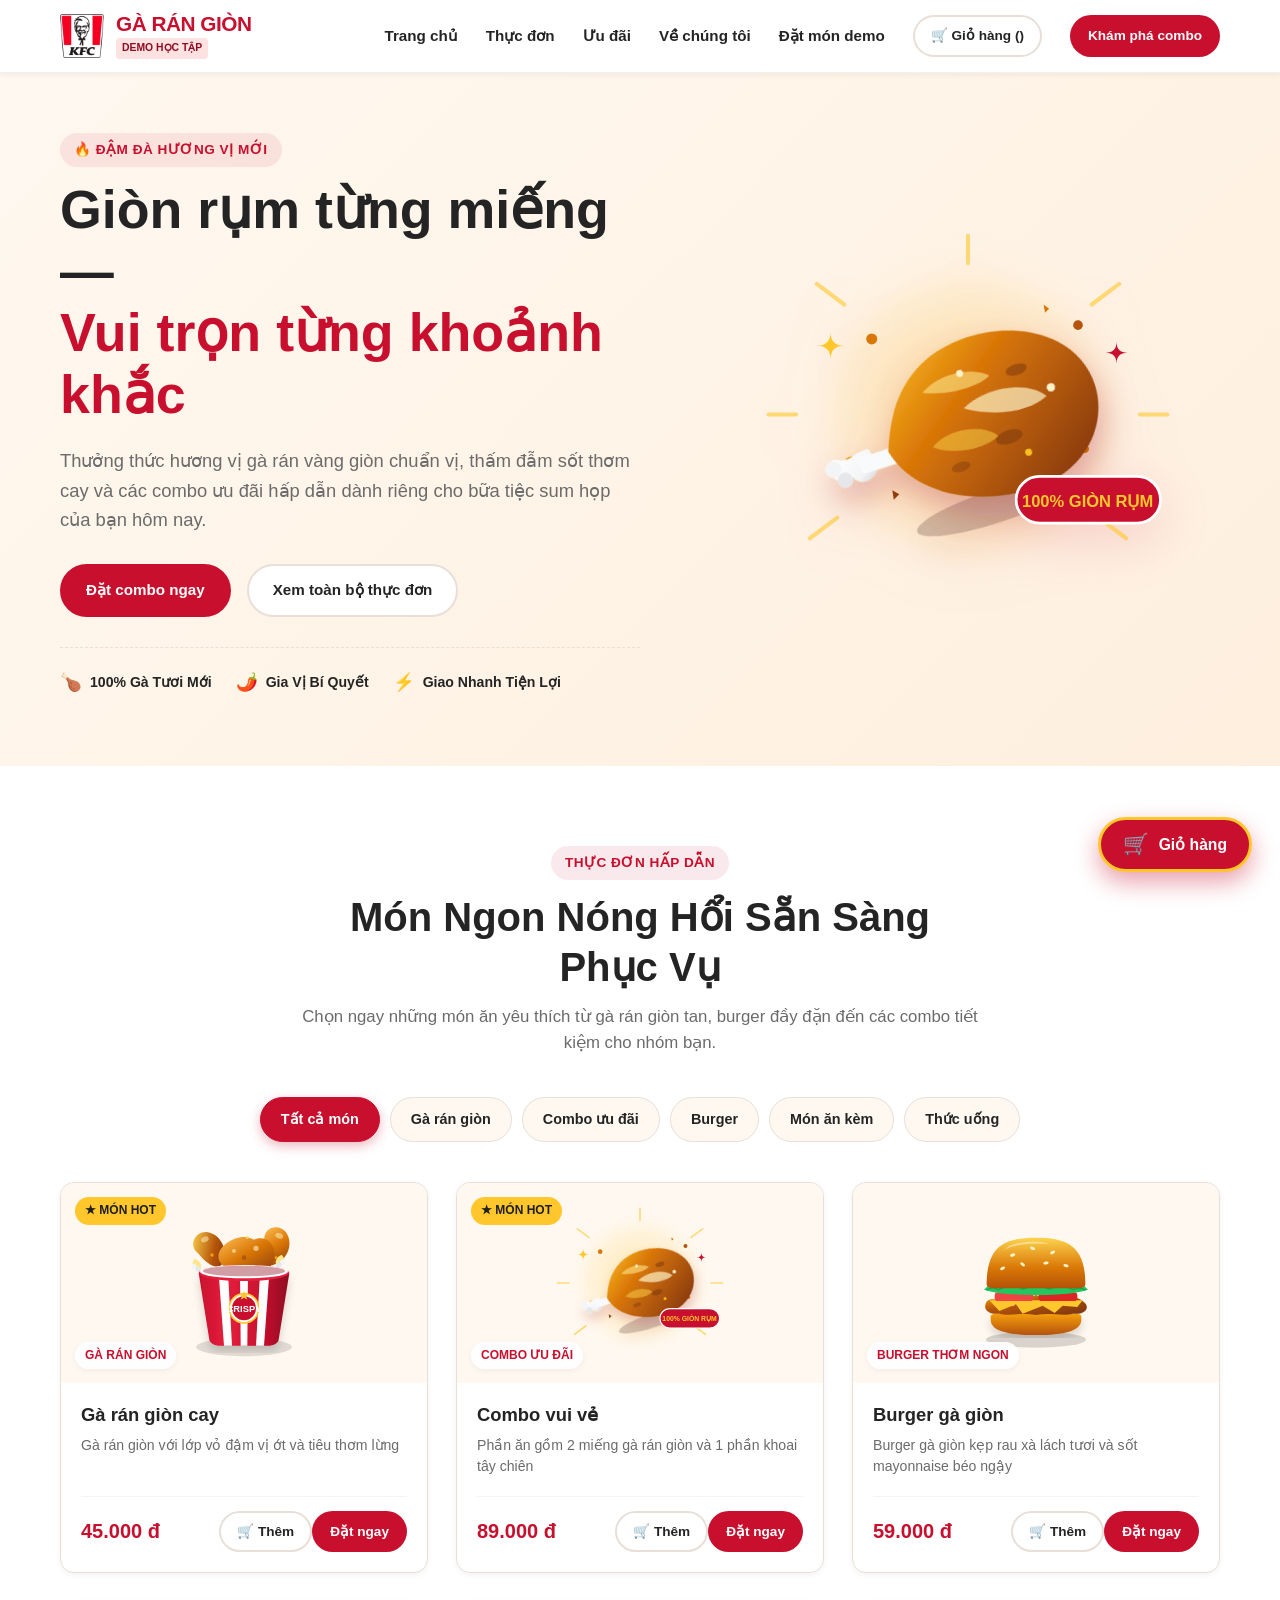
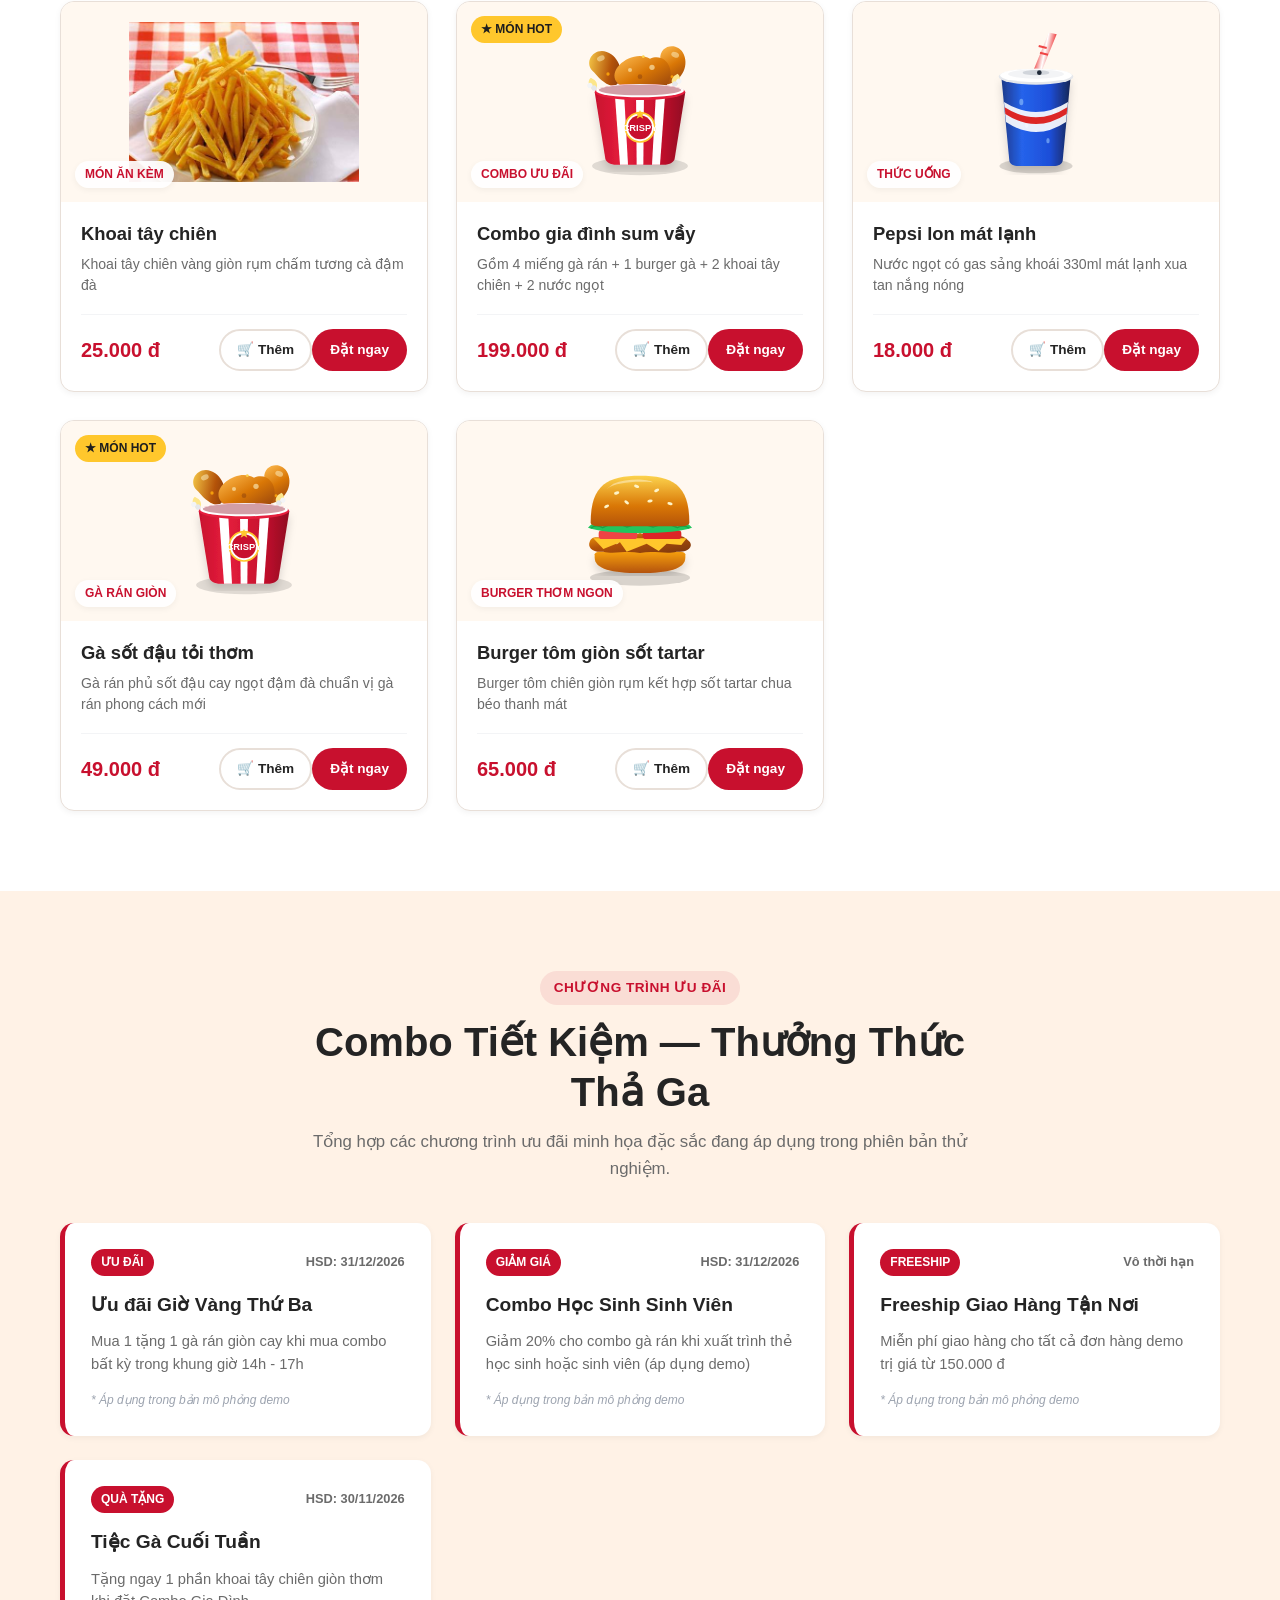
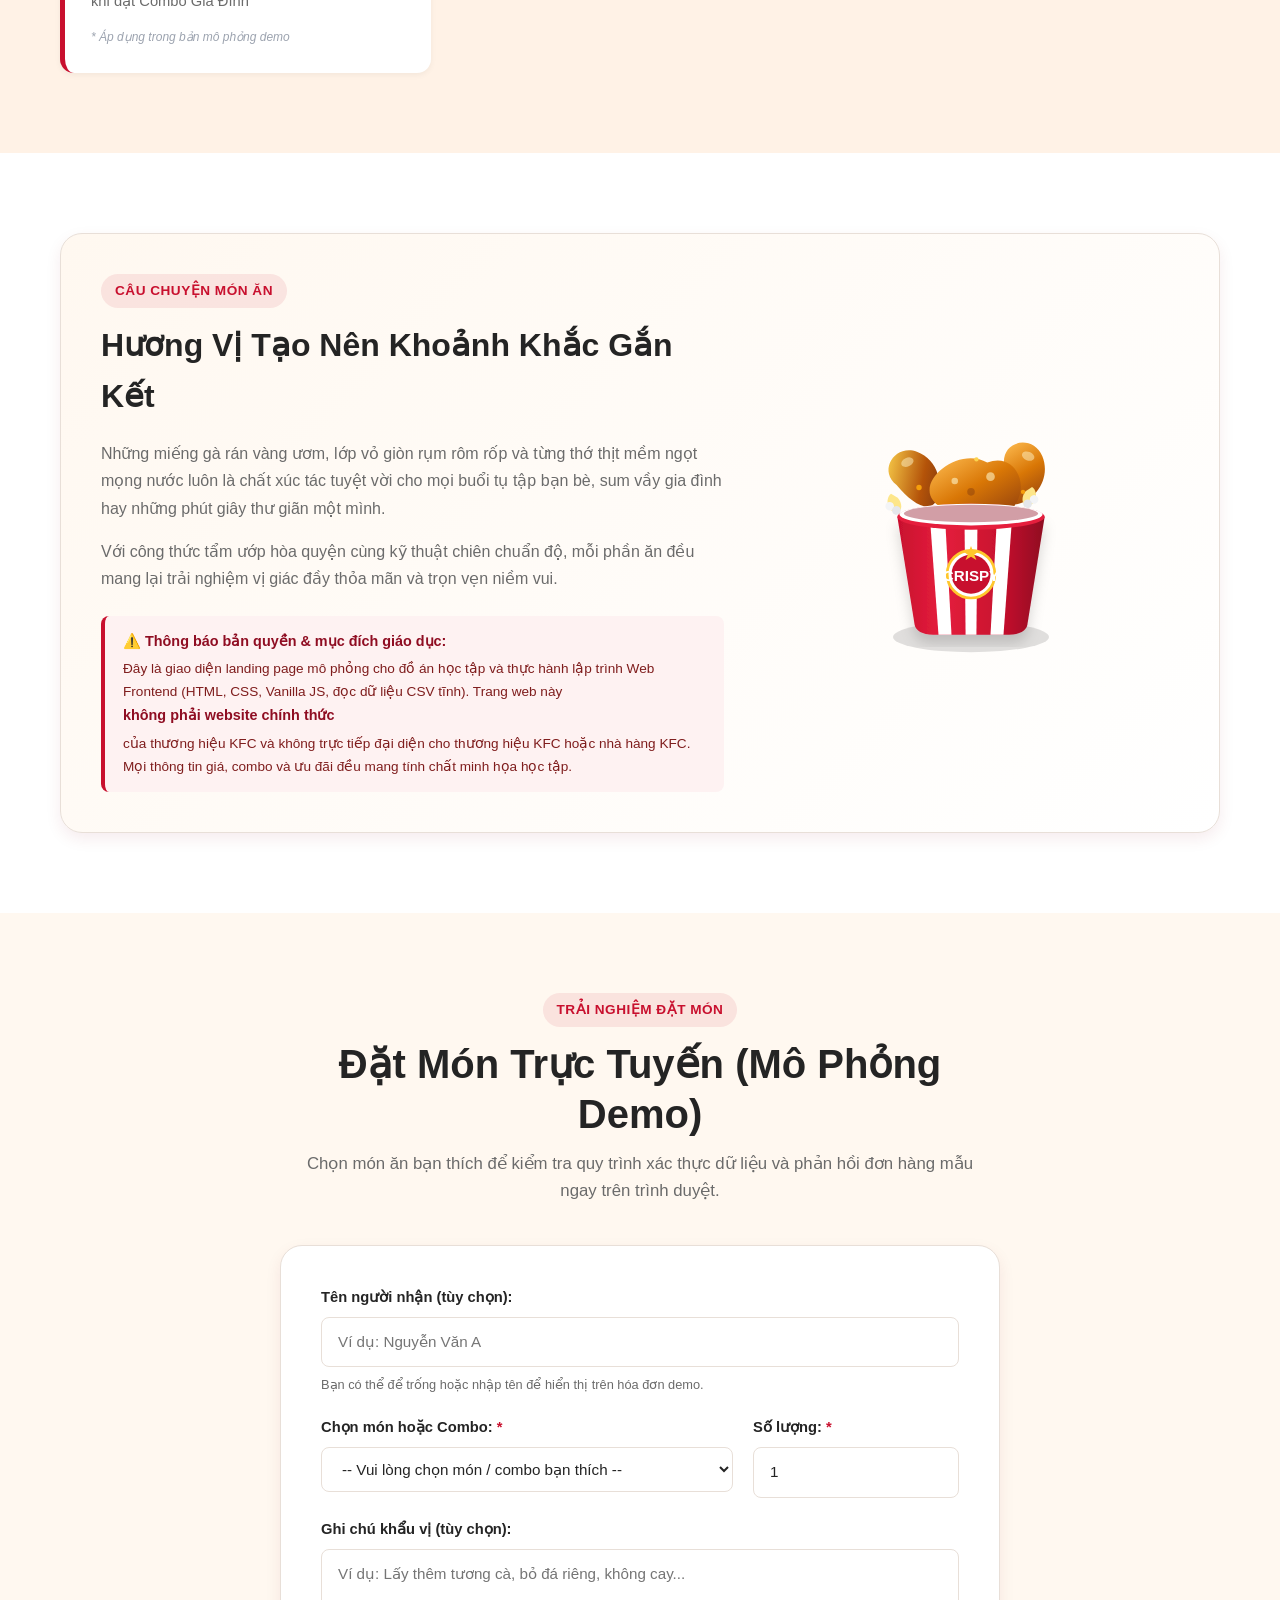
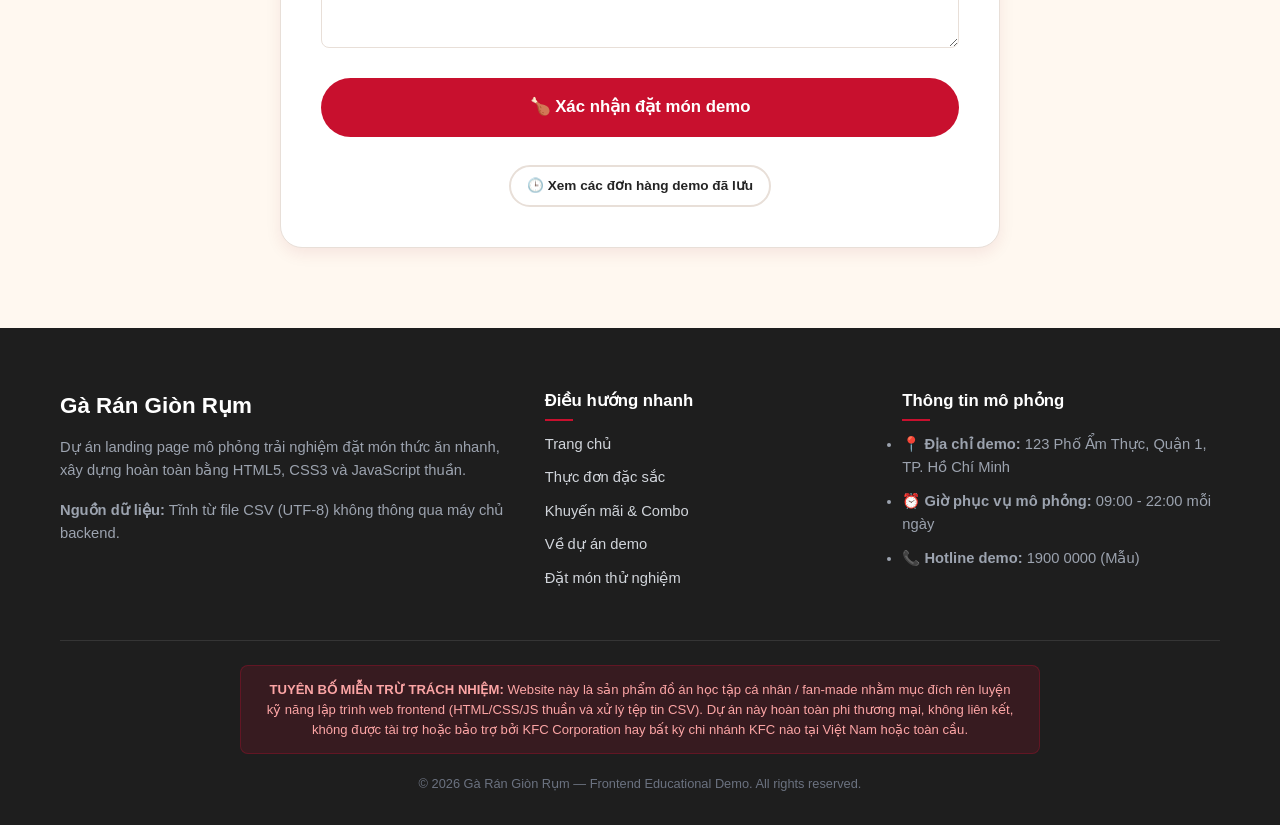
<file: index.html>
<!DOCTYPE html>
<html lang="vi">
<head>
  <meta charset="UTF-8">
  <meta name="viewport" content="width=device-width, initial-scale=1.0">
  <meta name="description" content="KFC Promo Landing Page — Khám phá combo gà rán giòn rụm, ưu đãi đặc biệt và trải nghiệm đặt món tiện lợi (Bản demo học tập frontend).">
  <title>Gà Rán Giòn Rụm — KFC Promo Landing Page (Demo)</title>
  
  <!-- CSS Stylesheet -->
  <link rel="stylesheet" href="assets/css/style.css">
  <link rel="stylesheet" href="assets/css/cart.css">
  <link rel="stylesheet" href="assets/css/payment.css">
  
  <!-- Favicon placeholder -->
  <link rel="icon" type="image/png" href="images/KFC_logo-image.png">
</head>
<body>

  <!-- ==================== HEADER & NAVBAR ==================== -->
  <header class="site-header" role="banner">
    <div class="container header-inner">
      <a href="#hero" class="brand-link" aria-label="Trang chủ Gà Rán Giòn Rụm">
        <img src="images/KFC_logo-image.png" alt="KFC Demo Logo" class="brand-logo-img">
        <div class="brand-text-wrap">
          <span class="brand-title">GÀ RÁN GIÒN</span>
          <span class="brand-badge">Demo Học Tập</span>
        </div>
      </a>

      <!-- Navigation links -->
      <nav class="nav-menu" id="nav-menu" role="navigation" aria-label="Điều hướng chính">
        <a href="#hero" class="nav-link">Trang chủ</a>
        <a href="#menu" class="nav-link">Thực đơn</a>
        <a href="#promotions" class="nav-link">Ưu đãi</a>
        <a href="#about" class="nav-link">Về chúng tôi</a>
        <a href="#order" class="nav-link">Đặt món demo</a>
        <button type="button" class="btn btn-secondary btn-sm nav-cart-btn" id="nav-cart-btn" onclick="CartModule.openDrawer()" aria-label="Mở giỏ hàng">
          🛒 Giỏ hàng (<span id="nav-cart-count">0</span>)
        </button>
        <a href="#menu" class="btn btn-primary btn-sm">Khám phá combo</a>
      </nav>

      <!-- Mobile Hamburger Toggle -->
      <button type="button" class="nav-toggle" id="nav-toggle" aria-label="Mở menu điều hướng" aria-expanded="false" aria-controls="nav-menu">
        <span class="bar"></span>
        <span class="bar"></span>
        <span class="bar"></span>
      </button>
    </div>
  </header>

  <main role="main">
    <!-- ==================== HERO SECTION ==================== -->
    <section class="hero-section" id="hero" aria-labelledby="hero-title">
      <div class="container hero-grid">
        <div class="hero-content">
          <span class="section-tag">🔥 Đậm Đà Hương Vị Mới</span>
          <h1 class="hero-headline" id="hero-title">
            Giòn rụm từng miếng — <span class="hero-highlight">Vui trọn từng khoảnh khắc</span>
          </h1>
          <p class="hero-description">
            Thưởng thức hương vị gà rán vàng giòn chuẩn vị, thấm đẫm sốt thơm cay và các combo ưu đãi hấp dẫn dành riêng cho bữa tiệc sum họp của bạn hôm nay.
          </p>
          <div class="hero-actions">
            <a href="#order" class="btn btn-primary">Đặt combo ngay</a>
            <a href="#menu" class="btn btn-secondary">Xem toàn bộ thực đơn</a>
          </div>
          <div class="hero-features">
            <div class="feature-pill">
              <span class="feature-pill-icon" aria-hidden="true">🍗</span>
              <span>100% Gà Tươi Mới</span>
            </div>
            <div class="feature-pill">
              <span class="feature-pill-icon" aria-hidden="true">🌶️</span>
              <span>Gia Vị Bí Quyết</span>
            </div>
            <div class="feature-pill">
              <span class="feature-pill-icon" aria-hidden="true">⚡</span>
              <span>Giao Nhanh Tiện Lợi</span>
            </div>
          </div>
        </div>

        <div class="hero-visual">
          <div class="hero-image-wrapper">
            <img src="assets/images/hero-chicken.svg" alt="Miếng gà rán giòn rụm thơm ngon minh họa">
          </div>
        </div>
      </div>
    </section>

    <!-- ==================== FEATURED PRODUCTS / MENU ==================== -->
    <section class="menu-section" id="menu" aria-labelledby="menu-title">
      <div class="container">
        <div class="section-header">
          <span class="section-tag">Thực Đơn Hấp Dẫn</span>
          <h2 class="section-title" id="menu-title">Món Ngon Nóng Hổi Sẵn Sàng Phục Vụ</h2>
          <p class="section-desc">Chọn ngay những món ăn yêu thích từ gà rán giòn tan, burger đầy đặn đến các combo tiết kiệm cho nhóm bạn.</p>
        </div>

        <!-- Category Filters -->
        <div class="filter-container" role="group" aria-label="Bộ lọc danh mục món ăn">
          <button type="button" class="filter-btn active" data-category="all" aria-pressed="true">Tất cả món</button>
          <button type="button" class="filter-btn" data-category="chicken" aria-pressed="false">Gà rán giòn</button>
          <button type="button" class="filter-btn" data-category="combo" aria-pressed="false">Combo ưu đãi</button>
          <button type="button" class="filter-btn" data-category="burger" aria-pressed="false">Burger</button>
          <button type="button" class="filter-btn" data-category="side" aria-pressed="false">Món ăn kèm</button>
          <button type="button" class="filter-btn" data-category="drink" aria-pressed="false">Thức uống</button>
        </div>

        <!-- Products Grid (Rendered by JS from CSV) -->
        <div class="products-grid" id="products-grid" aria-live="polite">
          <!-- Sẽ được render động qua JavaScript từ products.csv -->
        </div>
      </div>
    </section>

    <!-- ==================== PROMOTIONS SECTION ==================== -->
    <section class="promotions-section" id="promotions" aria-labelledby="promotions-title">
      <div class="container">
        <div class="section-header">
          <span class="section-tag">Chương Trình Ưu Đãi</span>
          <h2 class="section-title" id="promotions-title">Combo Tiết Kiệm — Thưởng Thức Thả Ga</h2>
          <p class="section-desc">Tổng hợp các chương trình ưu đãi minh họa đặc sắc đang áp dụng trong phiên bản thử nghiệm.</p>
        </div>

        <!-- Promotions Grid (Rendered by JS from CSV) -->
        <div class="promotions-grid" id="promotions-grid" aria-live="polite">
          <!-- Sẽ được render động qua JavaScript từ promotions.csv -->
        </div>
      </div>
    </section>

    <!-- ==================== ABOUT / STORY SECTION ==================== -->
    <section class="about-section" id="about" aria-labelledby="about-title">
      <div class="container">
        <div class="about-card">
          <div class="about-grid">
            <div class="about-content">
              <span class="section-tag">Câu Chuyện Món Ăn</span>
              <h2 id="about-title">Hương Vị Tạo Nên Khoảnh Khắc Gắn Kết</h2>
              <p>
                Những miếng gà rán vàng ươm, lớp vỏ giòn rụm rôm rốp và từng thớ thịt mềm ngọt mọng nước luôn là chất xúc tác tuyệt vời cho mọi buổi tụ tập bạn bè, sum vầy gia đình hay những phút giây thư giãn một mình.
              </p>
              <p>
                Với công thức tẩm ướp hòa quyện cùng kỹ thuật chiên chuẩn độ, mỗi phần ăn đều mang lại trải nghiệm vị giác đầy thỏa mãn và trọn vẹn niềm vui.
              </p>
              
              <!-- Disclaimer Card -->
              <div class="about-disclaimer" role="note">
                <strong>⚠️ Thông báo bản quyền & mục đích giáo dục:</strong>
                <p>
                  Đây là giao diện landing page mô phỏng cho đồ án học tập và thực hành lập trình Web Frontend (HTML, CSS, Vanilla JS, đọc dữ liệu CSV tĩnh). Trang web này <strong>không phải website chính thức</strong> của thương hiệu KFC và không trực tiếp đại diện cho thương hiệu KFC hoặc nhà hàng KFC. Mọi thông tin giá, combo và ưu đãi đều mang tính chất minh họa học tập.
                </p>
              </div>
            </div>

            <div class="about-illustration">
              <img src="assets/images/chicken-bucket.svg" alt="Xô gà rán giòn rụm tươi ngon minh họa">
            </div>
          </div>
        </div>
      </div>
    </section>

    <!-- ==================== ORDER DEMO SECTION ==================== -->
    <section class="order-section" id="order" aria-labelledby="order-title">
      <div class="container">
        <div class="section-header">
          <span class="section-tag">Trải Nghiệm Đặt Món</span>
          <h2 class="section-title" id="order-title">Đặt Món Trực Tuyến (Mô Phỏng Demo)</h2>
          <p class="section-desc">Chọn món ăn bạn thích để kiểm tra quy trình xác thực dữ liệu và phản hồi đơn hàng mẫu ngay trên trình duyệt.</p>
        </div>

        <div class="order-wrapper">
          <form class="order-form" id="order-form" novalidate>
            <!-- Tên người đặt -->
            <div class="form-group">
              <label for="customer-name" class="form-label">Tên người nhận (tùy chọn):</label>
              <input type="text" id="customer-name" name="customerName" class="form-input" placeholder="Ví dụ: Nguyễn Văn A" maxlength="60">
              <span class="form-help">Bạn có thể để trống hoặc nhập tên để hiển thị trên hóa đơn demo.</span>
            </div>

            <!-- Món ăn & Số lượng -->
            <div class="form-row">
              <div class="form-group">
                <label for="product-select" class="form-label">Chọn món hoặc Combo: <span class="required">*</span></label>
                <select id="product-select" name="productId" class="form-select" required>
                  <option value="">-- Đang nạp danh sách món ăn... --</option>
                </select>
              </div>

              <div class="form-group">
                <label for="quantity" class="form-label">Số lượng: <span class="required">*</span></label>
                <input type="number" id="quantity" name="quantity" class="form-input" min="1" max="99" value="1" required>
              </div>
            </div>

            <!-- Ghi chú thêm -->
            <div class="form-group">
              <label for="order-notes" class="form-label">Ghi chú khẩu vị (tùy chọn):</label>
              <textarea id="order-notes" name="notes" class="form-textarea" rows="3" placeholder="Ví dụ: Lấy thêm tương cà, bỏ đá riêng, không cay..." maxlength="200"></textarea>
            </div>

            <!-- Thông báo phản hồi Form -->
            <div id="form-feedback" class="form-feedback" role="alert" aria-live="assertive"></div>

            <!-- Nút gửi Form -->
            <div class="order-actions">
              <button type="submit" class="btn btn-primary btn-block">
                <span>🍗 Xác nhận đặt món demo</span>
              </button>
            </div>

            <!-- Nút mở lịch sử demo đã lưu trong LocalStorage -->
            <div class="history-toggle-wrap">
              <button type="button" class="btn btn-secondary btn-sm" id="view-history-btn">
                <span>🕒 Xem các đơn hàng demo đã lưu</span>
              </button>
            </div>

            <!-- Khung lịch sử đơn hàng demo (LocalStorage) -->
            <div class="demo-history-container" id="demo-history-container">
              <div class="history-top">
                <span class="history-title">Đơn demo đã lưu trên trình duyệt (tối đa 10):</span>
                <button type="button" class="btn btn-secondary btn-sm" id="clear-history-btn">Xóa lịch sử</button>
              </div>
              <ul class="history-list" id="history-list">
                <!-- Render bởi JS -->
              </ul>
            </div>
          </form>
        </div>
      </div>
    </section>
  </main>

  <!-- ==================== CONFIRMATION MODAL ==================== -->
  <div class="modal-backdrop" id="order-modal" role="dialog" aria-modal="true" aria-labelledby="modal-title" aria-hidden="true">
    <div class="modal-window">
      <button type="button" class="modal-close" id="modal-close-btn" aria-label="Đóng cửa sổ">&times;</button>
      
      <div class="modal-icon-wrap">
        <span class="modal-icon" aria-hidden="true">✓</span>
      </div>

      <h3 class="modal-title" id="modal-title">Ghi Nhận Đơn Mẫu Thành Công!</h3>

      <div class="modal-alert" role="alert">
        <strong>⚠️ Lưu ý quan trọng:</strong> Đây là bản mô phỏng demo phục vụ mục đích học tập. Đơn hàng chỉ được ghi nhận trong trình duyệt của bạn và <strong>không được gửi tới bất kỳ cửa hàng KFC nào</strong>. Không có giao dịch tài chính hoặc giao hàng thực tế diễn ra.
      </div>

      <div id="modal-details">
        <!-- Render danh sách chi tiết đơn hàng bởi JS -->
      </div>

      <button type="button" class="btn btn-primary btn-block" id="modal-done-btn">Đã hiểu & Đóng</button>
    </div>
  </div>

  <!-- ==================== FOOTER ==================== -->
  <footer class="site-footer" role="contentinfo">
    <div class="container">
      <div class="footer-grid">
        <div class="footer-brand">
          <h3>Gà Rán Giòn Rụm</h3>
          <p>Dự án landing page mô phỏng trải nghiệm đặt món thức ăn nhanh, xây dựng hoàn toàn bằng HTML5, CSS3 và JavaScript thuần.</p>
          <p><strong>Nguồn dữ liệu:</strong> Tĩnh từ file CSV (UTF-8) không thông qua máy chủ backend.</p>
        </div>

        <div class="footer-col">
          <h4>Điều hướng nhanh</h4>
          <ul class="footer-links">
            <li><a href="#hero">Trang chủ</a></li>
            <li><a href="#menu">Thực đơn đặc sắc</a></li>
            <li><a href="#promotions">Khuyến mãi & Combo</a></li>
            <li><a href="#about">Về dự án demo</a></li>
            <li><a href="#order">Đặt món thử nghiệm</a></li>
          </ul>
        </div>

        <div class="footer-col">
          <h4>Thông tin mô phỏng</h4>
          <ul class="footer-contact">
            <li>📍 <strong>Địa chỉ demo:</strong> 123 Phố Ẩm Thực, Quận 1, TP. Hồ Chí Minh</li>
            <li>⏰ <strong>Giờ phục vụ mô phỏng:</strong> 09:00 - 22:00 mỗi ngày</li>
            <li>📞 <strong>Hotline demo:</strong> 1900 0000 (Mẫu)</li>
          </ul>
        </div>
      </div>

      <div class="footer-bottom">
        <div class="disclaimer-box">
          <strong>TUYÊN BỐ MIỄN TRỪ TRÁCH NHIỆM:</strong> Website này là sản phẩm đồ án học tập cá nhân / fan-made nhằm mục đích rèn luyện kỹ năng lập trình web frontend (HTML/CSS/JS thuần và xử lý tệp tin CSV). Dự án này hoàn toàn phi thương mại, không liên kết, không được tài trợ hoặc bảo trợ bởi KFC Corporation hay bất kỳ chi nhánh KFC nào tại Việt Nam hoặc toàn cầu.
        </div>
        <p class="copyright">&copy; 2026 Gà Rán Giòn Rụm — Frontend Educational Demo. All rights reserved.</p>
      </div>
    </div>
  </footer>

  <!-- ==================== JAVASCRIPT MODULES ==================== -->
  <script src="assets/js/csv-parser.js"></script>
  <script src="assets/js/ui.js"></script>
  <script src="assets/js/cart-module.js"></script>
  <script src="assets/js/payment-module.js"></script>
  <script src="assets/js/app.js"></script>
</body>
</html>
</file>
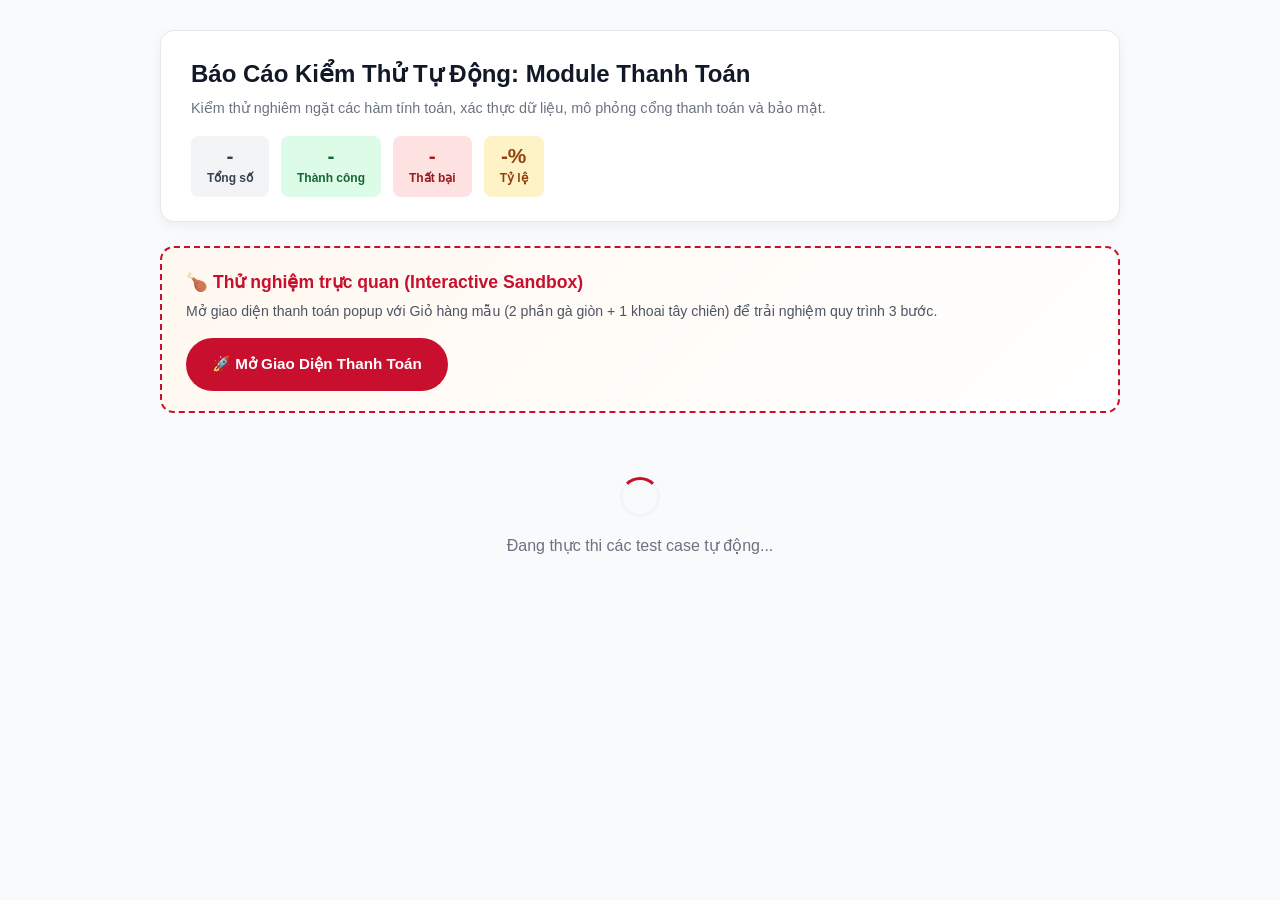
<file: tests/payment-test.html>
<!DOCTYPE html>
<html lang="vi">
<head>
  <meta charset="UTF-8">
  <meta name="viewport" content="width=device-width, initial-scale=1.0">
  <title>Payment Module — Automated Test Suite & Sandbox</title>
  
  <!-- CSS Styles -->
  <link rel="stylesheet" href="../assets/css/style.css">
  <link rel="stylesheet" href="../assets/css/payment.css">

  <style>
    body {
      background-color: #F9FAFB;
      padding: 30px 20px;
      font-family: -apple-system, BlinkMacSystemFont, "Segoe UI", Roboto, sans-serif;
    }
    .test-container {
      max-width: 960px;
      margin: 0 auto;
    }
    .test-header {
      background: #FFFFFF;
      padding: 24px 30px;
      border-radius: 14px;
      border: 1px solid #E5E7EB;
      box-shadow: 0 4px 12px rgba(0,0,0,0.05);
      margin-bottom: 24px;
      display: flex;
      justify-content: space-between;
      align-items: center;
      flex-wrap: wrap;
      gap: 16px;
    }
    .test-title h1 {
      font-size: 1.5rem;
      font-weight: 800;
      color: #111827;
      margin-bottom: 4px;
    }
    .test-title p {
      color: #6B7280;
      font-size: 0.9rem;
    }
    .stats-badge-group {
      display: flex;
      gap: 12px;
    }
    .stat-badge {
      padding: 8px 16px;
      border-radius: 8px;
      font-size: 0.9rem;
      font-weight: 700;
      display: flex;
      flex-direction: column;
      align-items: center;
    }
    .stat-total { background: #F3F4F6; color: #374151; }
    .stat-passed { background: #DCFCE7; color: #166534; }
    .stat-failed { background: #FEE2E2; color: #991B1B; }
    .stat-rate { background: #FEF3C7; color: #92400E; }
    .stat-badge span:first-child { font-size: 1.3rem; line-height: 1.2; }

    .sandbox-card {
      background: linear-gradient(135deg, #FFF8F0 0%, #FFFFFF 100%);
      border: 2px dashed #C8102E;
      border-radius: 14px;
      padding: 20px 24px;
      margin-bottom: 24px;
      display: flex;
      justify-content: space-between;
      align-items: center;
      flex-wrap: wrap;
      gap: 16px;
    }
    .sandbox-info h3 {
      font-size: 1.1rem;
      font-weight: 800;
      color: #C8102E;
      margin-bottom: 4px;
    }
    .sandbox-info p {
      color: #4B5563;
      font-size: 0.88rem;
    }

    .suite-card {
      background: #FFFFFF;
      border-radius: 12px;
      border: 1px solid #E5E7EB;
      box-shadow: 0 2px 6px rgba(0,0,0,0.03);
      margin-bottom: 18px;
      overflow: hidden;
    }
    .suite-title {
      background: #F9FAFB;
      padding: 12px 20px;
      font-size: 0.98rem;
      font-weight: 700;
      color: #374151;
      border-bottom: 1px solid #E5E7EB;
    }
    .test-list {
      list-style: none;
      padding: 0;
      margin: 0;
    }
    .test-row {
      display: flex;
      justify-content: space-between;
      align-items: center;
      padding: 12px 20px;
      border-bottom: 1px solid #F3F4F6;
      font-size: 0.88rem;
    }
    .test-row:last-child {
      border-bottom: none;
    }
    .test-row.passed .test-icon {
      color: #16A34A;
      font-weight: 800;
    }
    .test-row.failed {
      background-color: #FEF2F2;
    }
    .test-row.failed .test-icon {
      color: #DC2626;
      font-weight: 800;
    }
    .test-name {
      color: #1F2937;
      display: flex;
      align-items: center;
      gap: 10px;
    }
    .test-meta {
      display: flex;
      align-items: center;
      gap: 12px;
      color: #9CA3AF;
      font-size: 0.8rem;
    }
    .test-error {
      color: #DC2626;
      font-family: monospace;
      font-size: 0.8rem;
      padding: 6px 12px;
      background: #FEE2E2;
      border-radius: 4px;
      margin-top: 6px;
    }
  </style>
</head>
<body>

  <div class="test-container">
    <!-- Header -->
    <header class="test-header">
      <div class="test-title">
        <h1>Báo Cáo Kiểm Thử Tự Động: Module Thanh Toán</h1>
        <p>Kiểm thử nghiêm ngặt các hàm tính toán, xác thực dữ liệu, mô phỏng cổng thanh toán và bảo mật.</p>
      </div>
      <div class="stats-badge-group">
        <div class="stat-badge stat-total"><span id="stat-total">-</span><small>Tổng số</small></div>
        <div class="stat-badge stat-passed"><span id="stat-passed">-</span><small>Thành công</small></div>
        <div class="stat-badge stat-failed"><span id="stat-failed">-</span><small>Thất bại</small></div>
        <div class="stat-badge stat-rate"><span id="stat-rate">-%</span><small>Tỷ lệ</small></div>
      </div>
    </header>

    <!-- Interactive Sandbox -->
    <section class="sandbox-card">
      <div class="sandbox-info">
        <h3>🍗 Thử nghiệm trực quan (Interactive Sandbox)</h3>
        <p>Mở giao diện thanh toán popup với Giỏ hàng mẫu (2 phần gà giòn + 1 khoai tây chiên) để trải nghiệm quy trình 3 bước.</p>
      </div>
      <button type="button" class="btn btn-primary" id="open-sandbox-btn">
        <span>🚀 Mở Giao Diện Thanh Toán</span>
      </button>
    </section>

    <!-- Test Suites Output -->
    <main id="suites-container">
      <div style="text-align: center; padding: 40px; color: #6B7280;">
        <div class="spinner"></div>
        <p>Đang thực thi các test case tự động...</p>
      </div>
    </main>
  </div>

  <!-- Scripts -->
  <script src="../assets/js/payment-module.js"></script>
  <script src="payment-test-suite.js"></script>

  <script>
    document.addEventListener('DOMContentLoaded', async () => {
      // Chạy test suite
      const report = await PaymentTestSuite.runAllTests();

      // Cập nhật thống kê header
      document.getElementById('stat-total').textContent = report.summary.total;
      document.getElementById('stat-passed').textContent = report.summary.passed;
      document.getElementById('stat-failed').textContent = report.summary.failed;
      document.getElementById('stat-rate').textContent = report.summary.successRate;

      // Render danh sách Suites
      const container = document.getElementById('suites-container');
      container.innerHTML = '';

      // Gom nhóm theo suite
      const grouped = {};
      report.results.forEach(res => {
        if (!grouped[res.suite]) grouped[res.suite] = [];
        grouped[res.suite].push(res);
      });

      Object.keys(grouped).forEach(suiteName => {
        const suiteCard = document.createElement('div');
        suiteCard.className = 'suite-card';

        const titleDiv = document.createElement('div');
        titleDiv.className = 'suite-title';
        titleDiv.textContent = suiteName;
        suiteCard.appendChild(titleDiv);

        const list = document.createElement('ul');
        list.className = 'test-list';

        grouped[suiteName].forEach(t => {
          const li = document.createElement('li');
          li.className = `test-row ${t.passed ? 'passed' : 'failed'}`;

          const nameCol = document.createElement('div');
          nameCol.className = 'test-name-col';

          const nameWrap = document.createElement('div');
          nameWrap.className = 'test-name';
          nameWrap.innerHTML = `<span class="test-icon">${t.passed ? '✓' : '✗'}</span> <span>${t.name}</span>`;
          nameCol.appendChild(nameWrap);

          if (!t.passed && t.error) {
            const errDiv = document.createElement('div');
            errDiv.className = 'test-error';
            errDiv.textContent = `Lỗi: ${t.error}`;
            nameCol.appendChild(errDiv);
          }

          const metaDiv = document.createElement('div');
          metaDiv.className = 'test-meta';
          metaDiv.textContent = `${t.duration}ms`;

          li.appendChild(nameCol);
          li.appendChild(metaDiv);
          list.appendChild(li);
        });

        suiteCard.appendChild(list);
        container.appendChild(suiteCard);
      });

      // Nút mở Sandbox tương tác
      const sandboxBtn = document.getElementById('open-sandbox-btn');
      if (sandboxBtn) {
        sandboxBtn.addEventListener('click', () => {
          const sampleCart = [
            { id: 'P001', name: 'Gà rán giòn cay', price: 45000, quantity: 2, image: '../assets/images/chicken-bucket.svg' },
            { id: 'P004', name: 'Khoai tây chiên', price: 25000, quantity: 1, image: '../images/products/khoai-tay-chien.jpg' }
          ];

          PaymentModule.open({
            items: sampleCart
          });
        });
      }
    });
  </script>
</body>
</html>
</file>
<file: assets/css/style.css>
/**
 * KFC Promo Landing Page — Master Stylesheet
 * Màu sắc, bố cục, hiệu ứng tương tác và hỗ trợ Responsive toàn diện
 */

/* ==========================================================================
   1. CSS VARIABLES & RESET
   ========================================================================== */
:root {
  --color-primary: #C8102E;
  --color-primary-dark: #8F0D22;
  --color-primary-light: #FF4757;
  --color-accent: #FFC72C;
  --color-accent-hover: #E5B224;
  --color-bg: #FFF8F0;
  --color-surface: #FFFFFF;
  --color-text: #242424;
  --color-muted: #6B6B6B;
  --color-border: #E8DFD8;
  --color-success: #16A34A;
  --color-warning: #D97706;
  --color-dark: #1E1E1E;

  --font-family: -apple-system, BlinkMacSystemFont, "Segoe UI", Roboto, Helvetica, Arial, sans-serif;
  --container-max-width: 1200px;
  --radius-sm: 8px;
  --radius-md: 14px;
  --radius-lg: 22px;
  --radius-full: 9999px;

  --shadow-sm: 0 2px 6px rgba(0, 0, 0, 0.05);
  --shadow-md: 0 6px 16px rgba(143, 13, 34, 0.08);
  --shadow-lg: 0 14px 30px rgba(143, 13, 34, 0.12);
  --transition: all 0.25s cubic-bezier(0.2, 0.8, 0.2, 1);
}

*, *::before, *::after {
  box-sizing: border-box;
  margin: 0;
  padding: 0;
}

html {
  scroll-behavior: smooth;
  font-size: 16px;
}

body {
  font-family: var(--font-family);
  background-color: var(--color-bg);
  color: var(--color-text);
  line-height: 1.6;
  -webkit-font-smoothing: antialiased;
  overflow-x: hidden;
}

img, svg {
  display: block;
  max-width: 100%;
  height: auto;
}

a {
  color: inherit;
  text-decoration: none;
}

button, input, select, textarea {
  font: inherit;
}

.container {
  width: 100%;
  max-width: var(--container-max-width);
  margin-left: auto;
  margin-right: auto;
  padding-left: 20px;
  padding-right: 20px;
}

/* ==========================================================================
   2. TYPOGRAPHY & COMMON COMPONENTS
   ========================================================================== */
.section-header {
  text-align: center;
  max-width: 680px;
  margin: 0 auto 40px auto;
}

.section-tag {
  display: inline-block;
  padding: 6px 14px;
  background-color: rgba(200, 16, 46, 0.09);
  color: var(--color-primary);
  border-radius: var(--radius-full);
  font-weight: 700;
  font-size: 0.85rem;
  letter-spacing: 0.5px;
  text-transform: uppercase;
  margin-bottom: 12px;
}

.section-title {
  font-size: clamp(1.8rem, 3.5vw, 2.5rem);
  font-weight: 900;
  color: var(--color-text);
  line-height: 1.25;
  margin-bottom: 12px;
}

.section-desc {
  font-size: 1.05rem;
  color: var(--color-muted);
}

/* Buttons */
.btn {
  display: inline-flex;
  align-items: center;
  justify-content: center;
  gap: 8px;
  padding: 12px 24px;
  border-radius: var(--radius-full);
  font-weight: 700;
  font-size: 0.95rem;
  cursor: pointer;
  border: 2px solid transparent;
  transition: var(--transition);
  text-align: center;
  user-select: none;
}

.btn-primary {
  background-color: var(--color-primary);
  color: #FFFFFF;
}

.btn-primary:hover {
  background-color: var(--color-primary-dark);
  transform: translateY(-2px);
  box-shadow: 0 6px 14px rgba(200, 16, 46, 0.35);
}

.btn-accent {
  background-color: var(--color-accent);
  color: var(--color-dark);
}

.btn-accent:hover {
  background-color: var(--color-accent-hover);
  transform: translateY(-2px);
  box-shadow: 0 6px 14px rgba(255, 199, 44, 0.4);
}

.btn-secondary {
  background-color: #FFFFFF;
  color: var(--color-text);
  border-color: var(--color-border);
}

.btn-secondary:hover {
  border-color: var(--color-primary);
  color: var(--color-primary);
}

.btn-sm {
  padding: 8px 16px;
  font-size: 0.85rem;
}

.btn:focus-visible {
  outline: 3px solid var(--color-accent);
  outline-offset: 2px;
}

/* Badges */
.badge {
  display: inline-block;
  padding: 4px 10px;
  border-radius: var(--radius-full);
  font-size: 0.75rem;
  font-weight: 700;
  text-transform: uppercase;
}

.badge-featured {
  background-color: var(--color-accent);
  color: var(--color-dark);
}

.badge-category {
  background-color: rgba(255, 255, 255, 0.92);
  color: var(--color-primary);
  box-shadow: var(--shadow-sm);
}

.badge-promo {
  background-color: var(--color-primary);
  color: #FFFFFF;
}

/* ==========================================================================
   3. HEADER & NAVIGATION
   ========================================================================== */
.site-header {
  position: sticky;
  top: 0;
  z-index: 1000;
  background-color: rgba(255, 255, 255, 0.96);
  backdrop-filter: blur(8px);
  border-bottom: 1px solid rgba(0, 0, 0, 0.06);
  box-shadow: var(--shadow-sm);
}

.header-inner {
  display: flex;
  align-items: center;
  justify-content: space-between;
  height: 72px;
}

.brand-link {
  display: flex;
  align-items: center;
  gap: 12px;
}

.brand-logo-img {
  height: 44px;
  width: auto;
  object-fit: contain;
}

.brand-text-wrap {
  display: flex;
  flex-direction: column;
}

.brand-title {
  font-size: 1.3rem;
  font-weight: 900;
  color: var(--color-primary);
  letter-spacing: -0.5px;
  line-height: 1.1;
}

.brand-badge {
  font-size: 0.65rem;
  font-weight: 700;
  background-color: #FEE2E2;
  color: var(--color-primary-dark);
  padding: 2px 6px;
  border-radius: 4px;
  align-self: flex-start;
  text-transform: uppercase;
  margin-top: 2px;
}

.nav-menu {
  display: flex;
  align-items: center;
  gap: 28px;
}

.nav-link {
  font-weight: 600;
  color: var(--color-text);
  font-size: 0.95rem;
  position: relative;
  transition: var(--transition);
}

.nav-link:hover {
  color: var(--color-primary);
}

.nav-link::after {
  content: '';
  position: absolute;
  bottom: -4px;
  left: 0;
  width: 0%;
  height: 2px;
  background-color: var(--color-primary);
  transition: var(--transition);
}

.nav-link:hover::after {
  width: 100%;
}

.nav-toggle {
  display: none;
  background: none;
  border: none;
  cursor: pointer;
  padding: 8px;
  flex-direction: column;
  gap: 5px;
}

.nav-toggle .bar {
  width: 24px;
  height: 3px;
  background-color: var(--color-text);
  border-radius: 2px;
  transition: var(--transition);
}

/* ==========================================================================
   4. HERO SECTION
   ========================================================================== */
.hero-section {
  padding: 60px 0 70px 0;
  background: linear-gradient(135deg, #FFF8F0 0%, #FEEFDE 100%);
  position: relative;
  overflow: hidden;
}

.hero-grid {
  display: grid;
  grid-template-columns: 1.1fr 0.9fr;
  align-items: center;
  gap: 40px;
}

.hero-content {
  max-width: 580px;
}

.hero-headline {
  font-size: clamp(2.2rem, 4.2vw, 3.4rem);
  font-weight: 900;
  line-height: 1.15;
  color: var(--color-text);
  margin-bottom: 20px;
}

.hero-highlight {
  color: var(--color-primary);
  position: relative;
  display: inline-block;
}

.hero-highlight::after {
  content: '';
  position: absolute;
  left: 0;
  bottom: 4px;
  width: 100%;
  height: 10px;
  background-color: rgba(255, 199, 44, 0.4);
  z-index: -1;
  border-radius: 4px;
}

.hero-description {
  font-size: 1.15rem;
  color: var(--color-muted);
  margin-bottom: 30px;
  line-height: 1.6;
}

.hero-actions {
  display: flex;
  flex-wrap: wrap;
  gap: 16px;
  margin-bottom: 30px;
}

.hero-features {
  display: flex;
  gap: 24px;
  border-top: 1px dashed var(--color-border);
  padding-top: 20px;
}

.feature-pill {
  display: flex;
  align-items: center;
  gap: 8px;
  font-size: 0.88rem;
  font-weight: 600;
  color: var(--color-text);
}

.feature-pill-icon {
  font-size: 1.1rem;
}

.hero-visual {
  display: flex;
  justify-content: center;
  align-items: center;
}

.hero-image-wrapper {
  max-width: 440px;
  width: 100%;
  filter: drop-shadow(0 15px 25px rgba(200, 16, 46, 0.15));
  animation: floatSubtle 4s ease-in-out infinite;
}

@keyframes floatSubtle {
  0%, 100% { transform: translateY(0); }
  50% { transform: translateY(-8px); }
}

/* ==========================================================================
   5. FEATURED PRODUCTS & MENU SECTION
   ========================================================================== */
.menu-section {
  padding: 80px 0;
  background-color: var(--color-surface);
}

/* Filter buttons */
.filter-container {
  display: flex;
  flex-wrap: wrap;
  justify-content: center;
  gap: 10px;
  margin-bottom: 40px;
}

.filter-btn {
  background-color: var(--color-bg);
  color: var(--color-text);
  border: 1px solid var(--color-border);
  padding: 10px 20px;
  border-radius: var(--radius-full);
  font-weight: 600;
  font-size: 0.9rem;
  cursor: pointer;
  transition: var(--transition);
}

.filter-btn:hover {
  border-color: var(--color-primary);
  color: var(--color-primary);
}

.filter-btn.active {
  background-color: var(--color-primary);
  border-color: var(--color-primary);
  color: #FFFFFF;
  box-shadow: 0 4px 12px rgba(200, 16, 46, 0.3);
}

/* Product Cards Grid */
.products-grid {
  display: grid;
  grid-template-columns: repeat(auto-fill, minmax(280px, 1fr));
  gap: 28px;
}

.product-card {
  background-color: var(--color-surface);
  border-radius: var(--radius-md);
  border: 1px solid var(--color-border);
  overflow: hidden;
  display: flex;
  flex-direction: column;
  transition: var(--transition);
  box-shadow: var(--shadow-sm);
  position: relative;
}

.product-card:hover {
  transform: translateY(-5px);
  box-shadow: var(--shadow-lg);
  border-color: rgba(200, 16, 46, 0.3);
}

.product-media {
  position: relative;
  background-color: #FFF8F0;
  padding: 24px;
  display: flex;
  justify-content: center;
  align-items: center;
  height: 200px;
}

.product-media img {
  max-height: 160px;
  width: auto;
  object-fit: contain;
  transition: transform 0.3s ease;
}

.product-card:hover .product-media img {
  transform: scale(1.06);
}

.product-media .badge-featured {
  position: absolute;
  top: 14px;
  left: 14px;
}

.product-media .badge-category {
  position: absolute;
  bottom: 14px;
  left: 14px;
}

.product-info {
  padding: 20px;
  display: flex;
  flex-direction: column;
  flex-grow: 1;
}

.product-name {
  font-size: 1.15rem;
  font-weight: 800;
  color: var(--color-text);
  margin-bottom: 8px;
  line-height: 1.3;
}

.product-desc {
  font-size: 0.88rem;
  color: var(--color-muted);
  line-height: 1.5;
  margin-bottom: 18px;
  flex-grow: 1;
}

.product-footer {
  display: flex;
  align-items: center;
  justify-content: space-between;
  border-top: 1px solid #F3F4F6;
  padding-top: 14px;
}

.product-price {
  font-size: 1.25rem;
  font-weight: 900;
  color: var(--color-primary);
}

/* ==========================================================================
   6. PROMOTIONS SECTION
   ========================================================================== */
.promotions-section {
  padding: 80px 0;
  background-color: #FFF2E6;
}

.promotions-grid {
  display: grid;
  grid-template-columns: repeat(auto-fill, minmax(280px, 1fr));
  gap: 24px;
}

.promo-card {
  background: #FFFFFF;
  border-radius: var(--radius-md);
  padding: 26px;
  box-shadow: var(--shadow-sm);
  border-left: 5px solid var(--color-primary);
  display: flex;
  flex-direction: column;
  transition: var(--transition);
  position: relative;
}

.promo-card:hover {
  transform: translateY(-4px);
  box-shadow: var(--shadow-md);
}

.promo-top {
  display: flex;
  justify-content: space-between;
  align-items: center;
  margin-bottom: 14px;
}

.promo-expiry {
  font-size: 0.8rem;
  color: var(--color-muted);
  font-weight: 600;
}

.promo-title {
  font-size: 1.2rem;
  font-weight: 800;
  color: var(--color-text);
  margin-bottom: 10px;
}

.promo-desc {
  font-size: 0.92rem;
  color: var(--color-muted);
  line-height: 1.5;
  margin-bottom: 16px;
  flex-grow: 1;
}

.promo-note {
  font-size: 0.75rem;
  color: #9CA3AF;
  font-style: italic;
}

/* ==========================================================================
   7. BRAND STORY / ABOUT SECTION
   ========================================================================== */
.about-section {
  padding: 80px 0;
  background-color: var(--color-surface);
}

.about-card {
  background: linear-gradient(135deg, #FFF8F0 0%, #FFFFFF 100%);
  border: 1px solid var(--color-border);
  border-radius: var(--radius-lg);
  padding: 40px;
  box-shadow: var(--shadow-md);
}

.about-grid {
  display: grid;
  grid-template-columns: 1.2fr 0.8fr;
  align-items: center;
  gap: 40px;
}

.about-content h2 {
  font-size: 2rem;
  font-weight: 900;
  color: var(--color-text);
  margin-bottom: 18px;
}

.about-content p {
  color: var(--color-muted);
  font-size: 1rem;
  line-height: 1.7;
  margin-bottom: 16px;
}

.about-disclaimer {
  background-color: #FEF2F2;
  border-left: 4px solid var(--color-primary);
  padding: 14px 18px;
  border-radius: var(--radius-sm);
  margin-top: 24px;
}

.about-disclaimer strong {
  color: var(--color-primary-dark);
  display: block;
  font-size: 0.9rem;
  margin-bottom: 4px;
}

.about-disclaimer p {
  font-size: 0.85rem;
  color: #7F1D1D;
  margin-bottom: 0;
}

.about-illustration {
  display: flex;
  justify-content: center;
}

.about-illustration img {
  max-width: 260px;
}

/* ==========================================================================
   8. ORDER DEMO SECTION
   ========================================================================== */
.order-section {
  padding: 80px 0;
  background-color: #FFF8F0;
}

.order-wrapper {
  max-width: 720px;
  margin: 0 auto;
  background-color: #FFFFFF;
  border-radius: var(--radius-lg);
  padding: 40px;
  box-shadow: var(--shadow-md);
  border: 1px solid var(--color-border);
  transition: box-shadow 0.3s ease, border-color 0.3s ease;
}

.order-wrapper.highlight-form {
  border-color: var(--color-primary);
  box-shadow: 0 0 0 4px rgba(200, 16, 46, 0.2);
}

.order-form {
  display: flex;
  flex-direction: column;
  gap: 20px;
}

.form-group {
  display: flex;
  flex-direction: column;
  gap: 8px;
}

.form-row {
  display: grid;
  grid-template-columns: 2fr 1fr;
  gap: 20px;
}

.form-label {
  font-weight: 700;
  font-size: 0.92rem;
  color: var(--color-text);
}

.form-label .required {
  color: var(--color-primary);
}

.form-input, .form-select, .form-textarea {
  width: 100%;
  padding: 12px 16px;
  border-radius: var(--radius-sm);
  border: 1.5px solid var(--color-border);
  background-color: #FFFFFF;
  color: var(--color-text);
  font-size: 0.95rem;
  transition: var(--transition);
}

.form-input:focus, .form-select:focus, .form-textarea:focus {
  outline: none;
  border-color: var(--color-primary);
  box-shadow: 0 0 0 3px rgba(200, 16, 46, 0.15);
}

.form-help {
  font-size: 0.8rem;
  color: var(--color-muted);
}

.form-feedback {
  padding: 10px 14px;
  border-radius: var(--radius-sm);
  font-size: 0.88rem;
  font-weight: 600;
  display: none;
}

.feedback-error {
  display: block;
  background-color: #FEE2E2;
  color: #991B1B;
  border: 1px solid #FCA5A5;
}

.feedback-success {
  display: block;
  background-color: #DCFCE7;
  color: #166534;
  border: 1px solid #86EFAC;
}

.order-actions {
  display: flex;
  flex-direction: column;
  gap: 12px;
  margin-top: 10px;
}

.btn-block {
  width: 100%;
  padding: 14px 20px;
  font-size: 1.05rem;
}

.history-toggle-wrap {
  display: flex;
  justify-content: center;
  margin-top: 8px;
}

/* History Box */
.demo-history-container {
  display: none;
  margin-top: 24px;
  padding-top: 24px;
  border-top: 1px dashed var(--color-border);
}

.demo-history-container.active {
  display: block;
}

.history-top {
  display: flex;
  justify-content: space-between;
  align-items: center;
  margin-bottom: 12px;
}

.history-title {
  font-size: 0.95rem;
  font-weight: 700;
}

.history-list {
  list-style: none;
  display: flex;
  flex-direction: column;
  gap: 10px;
}

.history-item {
  background-color: var(--color-bg);
  padding: 12px 16px;
  border-radius: var(--radius-sm);
  border: 1px solid #F3EDE7;
}

.history-header {
  display: flex;
  justify-content: space-between;
  font-size: 0.85rem;
  margin-bottom: 4px;
}

.history-price {
  font-weight: 700;
  color: var(--color-primary);
}

.history-detail {
  font-size: 0.85rem;
  color: var(--color-muted);
}

.history-empty {
  font-size: 0.85rem;
  color: var(--color-muted);
  text-align: center;
  padding: 14px 0;
}

/* ==========================================================================
   9. MODAL CONFIRMATION
   ========================================================================== */
.modal-backdrop {
  position: fixed;
  top: 0;
  left: 0;
  width: 100%;
  height: 100%;
  background-color: rgba(0, 0, 0, 0.6);
  backdrop-filter: blur(4px);
  z-index: 2000;
  display: flex;
  justify-content: center;
  align-items: center;
  padding: 20px;
  opacity: 0;
  visibility: hidden;
  transition: opacity 0.25s ease, visibility 0.25s ease;
}

.modal-backdrop.active {
  opacity: 1;
  visibility: visible;
}

.modal-window {
  background-color: #FFFFFF;
  border-radius: var(--radius-lg);
  max-width: 500px;
  width: 100%;
  padding: 32px;
  box-shadow: 0 20px 40px rgba(0, 0, 0, 0.25);
  position: relative;
  transform: translateY(20px);
  transition: transform 0.25s ease;
}

.modal-backdrop.active .modal-window {
  transform: translateY(0);
}

.modal-close {
  position: absolute;
  top: 16px;
  right: 16px;
  background: none;
  border: none;
  font-size: 1.5rem;
  color: var(--color-muted);
  cursor: pointer;
  line-height: 1;
  padding: 4px 8px;
}

.modal-close:hover {
  color: var(--color-text);
}

.modal-icon-wrap {
  text-align: center;
  margin-bottom: 16px;
}

.modal-icon {
  display: inline-flex;
  align-items: center;
  justify-content: center;
  width: 60px;
  height: 60px;
  background-color: #DCFCE7;
  color: #16A34A;
  border-radius: 50%;
  font-size: 2rem;
}

.modal-title {
  font-size: 1.4rem;
  font-weight: 800;
  text-align: center;
  margin-bottom: 8px;
}

.modal-alert {
  background-color: #FEF3C7;
  border-left: 4px solid #D97706;
  padding: 10px 14px;
  border-radius: var(--radius-sm);
  font-size: 0.85rem;
  color: #92400E;
  margin-bottom: 20px;
  line-height: 1.4;
}

.order-summary-list {
  background-color: var(--color-bg);
  padding: 16px;
  border-radius: var(--radius-sm);
  display: grid;
  grid-template-columns: 140px 1fr;
  row-gap: 8px;
  font-size: 0.9rem;
  margin-bottom: 24px;
}

.order-summary-list dt {
  font-weight: 600;
  color: var(--color-muted);
}

.order-summary-list dd {
  font-weight: 700;
  color: var(--color-text);
}

/* ==========================================================================
   10. FOOTER SECTION
   ========================================================================== */
.site-footer {
  background-color: var(--color-dark);
  color: #D1D5DB;
  padding: 60px 0 30px 0;
  font-size: 0.92rem;
}

.footer-grid {
  display: grid;
  grid-template-columns: 1.4fr 1fr 1fr;
  gap: 40px;
  margin-bottom: 50px;
}

.footer-brand h3 {
  font-size: 1.4rem;
  font-weight: 900;
  color: #FFFFFF;
  margin-bottom: 12px;
}

.footer-brand p {
  color: #9CA3AF;
  line-height: 1.6;
  margin-bottom: 16px;
}

.footer-col h4 {
  color: #FFFFFF;
  font-weight: 700;
  font-size: 1.05rem;
  margin-bottom: 18px;
  position: relative;
}

.footer-col h4::after {
  content: '';
  position: absolute;
  left: 0;
  bottom: -6px;
  width: 28px;
  height: 2px;
  background-color: var(--color-primary);
}

.footer-links {
  list-style: none;
  display: flex;
  flex-direction: column;
  gap: 10px;
}

.footer-links a:hover {
  color: var(--color-accent);
}

.footer-contact li {
  margin-bottom: 10px;
  color: #9CA3AF;
}

.footer-bottom {
  border-top: 1px solid rgba(255, 255, 255, 0.1);
  padding-top: 24px;
  text-align: center;
}

.disclaimer-box {
  background-color: rgba(200, 16, 46, 0.15);
  border: 1px solid rgba(200, 16, 46, 0.3);
  padding: 14px 20px;
  border-radius: var(--radius-sm);
  max-width: 800px;
  margin: 0 auto 20px auto;
  font-size: 0.82rem;
  color: #FCA5A5;
  line-height: 1.5;
}

.copyright {
  font-size: 0.8rem;
  color: #6B7280;
}

/* ==========================================================================
   11. STATUS BOXES (Loading, Error, Empty)
   ========================================================================== */
.status-box {
  grid-column: 1 / -1;
  text-align: center;
  padding: 50px 20px;
  background-color: #FFFFFF;
  border-radius: var(--radius-md);
  border: 1px dashed var(--color-border);
}

.status-icon {
  font-size: 2.5rem;
  margin-bottom: 12px;
}

.status-box h3 {
  font-size: 1.25rem;
  font-weight: 700;
  margin-bottom: 8px;
}

.status-box p {
  color: var(--color-muted);
  max-width: 480px;
  margin: 0 auto 16px auto;
  font-size: 0.95rem;
}

.spinner {
  width: 40px;
  height: 40px;
  border: 3.5px solid #F3F4F6;
  border-top-color: var(--color-primary);
  border-radius: 50%;
  animation: spin 0.8s linear infinite;
  margin: 0 auto 16px auto;
}

@keyframes spin {
  to { transform: rotate(360deg); }
}

/* ==========================================================================
   12. RESPONSIVE MEDIA QUERIES
   ========================================================================== */

/* Tablet & Mobile (<= 992px) */
@media (max-width: 992px) {
  .hero-grid {
    grid-template-columns: 1fr;
    text-align: center;
  }

  .hero-content {
    max-width: 100%;
  }

  .hero-actions {
    justify-content: center;
  }

  .hero-features {
    justify-content: center;
  }

  .about-grid {
    grid-template-columns: 1fr;
    text-align: center;
  }

  .about-disclaimer {
    text-align: left;
  }

  .footer-grid {
    grid-template-columns: 1fr 1fr;
  }
}

/* Mobile (<= 768px) */
@media (max-width: 768px) {
  .header-inner {
    height: 64px;
  }

  .nav-toggle {
    display: flex;
  }

  .nav-menu {
    position: fixed;
    top: 64px;
    left: 0;
    width: 100%;
    background-color: #FFFFFF;
    flex-direction: column;
    padding: 24px 20px;
    gap: 18px;
    box-shadow: 0 10px 20px rgba(0, 0, 0, 0.1);
    transform: translateY(-120%);
    opacity: 0;
    visibility: hidden;
    transition: transform 0.3s ease, opacity 0.3s ease;
    border-top: 1px solid #F3F4F6;
  }

  .nav-menu.open {
    transform: translateY(0);
    opacity: 1;
    visibility: visible;
  }

  .nav-menu .btn {
    width: 100%;
    margin-top: 8px;
  }

  .form-row {
    grid-template-columns: 1fr;
    gap: 14px;
  }

  .order-wrapper {
    padding: 24px 20px;
  }

  .footer-grid {
    grid-template-columns: 1fr;
    gap: 30px;
  }

  .hero-features {
    flex-direction: column;
    align-items: center;
    gap: 12px;
  }
}

/* Small Mobile (<= 480px) */
@media (max-width: 480px) {
  .hero-headline {
    font-size: 1.9rem;
  }

  .hero-actions .btn {
    width: 100%;
  }

  .products-grid, .promotions-grid {
    grid-template-columns: 1fr;
  }

  .order-summary-list {
    grid-template-columns: 1fr;
    row-gap: 4px;
  }

  .order-summary-list dt {
    margin-top: 6px;
    color: var(--color-muted);
  }
}

/* Reduced Motion Preference */
@media (prefers-reduced-motion: reduce) {
  *, *::before, *::after {
    animation-duration: 0.01ms !important;
    animation-iteration-count: 1 !important;
    transition-duration: 0.01ms !important;
    scroll-behavior: auto !important;
  }
}
</file>
<file: assets/css/cart.css>
/**
 * KFC Promo Landing Page — Stylesheet Module Giỏ Hàng (Cart Module)
 * Thiết kế Floating Cart Button, Drawer trượt từ cạnh phải, Bộ đếm số lượng,
 * Thanh tiến trình Miễn phí vận chuyển và Toast thông báo tức thì.
 */

/* ==================== FLOATING CART BUTTON ==================== */
.floating-cart-btn {
  position: fixed;
  bottom: 28px;
  right: 28px;
  z-index: 1050;
  display: inline-flex;
  align-items: center;
  gap: 10px;
  background-color: #C8102E;
  color: #FFFFFF;
  border: 3px solid #FFC72C;
  border-radius: 9999px;
  padding: 12px 22px;
  font-weight: 800;
  font-size: 0.98rem;
  box-shadow: 0 10px 25px rgba(200, 16, 46, 0.4);
  cursor: pointer;
  transition: all 0.25s cubic-bezier(0.2, 0.8, 0.2, 1);
  user-select: none;
}

.floating-cart-btn:hover {
  background-color: #8F0D22;
  transform: translateY(-4px) scale(1.03);
  box-shadow: 0 14px 30px rgba(200, 16, 46, 0.5);
}

.floating-cart-btn:active {
  transform: translateY(0) scale(0.98);
}

.cart-btn-icon {
  font-size: 1.3rem;
  line-height: 1;
}

.cart-badge-count {
  display: inline-flex;
  align-items: center;
  justify-content: center;
  min-width: 22px;
  height: 22px;
  padding: 0 6px;
  background-color: #FFC72C;
  color: #1E1E1E;
  font-size: 0.78rem;
  font-weight: 900;
  border-radius: 9999px;
  border: 1.5px solid #FFFFFF;
  transition: transform 0.2s ease;
}

.cart-badge-count.badge-bump {
  animation: badgePop 0.3s cubic-bezier(0.175, 0.885, 0.32, 1.275);
}

@keyframes badgePop {
  0% { transform: scale(1); }
  50% { transform: scale(1.4); }
  100% { transform: scale(1); }
}

/* ==================== CART DRAWER OVERLAY & SIDEBAR ==================== */
.cart-drawer-backdrop {
  position: fixed;
  top: 0;
  left: 0;
  width: 100%;
  height: 100%;
  background-color: rgba(0, 0, 0, 0.6);
  backdrop-filter: blur(4px);
  z-index: 1100;
  opacity: 0;
  visibility: hidden;
  transition: opacity 0.3s ease, visibility 0.3s ease;
}

.cart-drawer-backdrop.active {
  opacity: 1;
  visibility: visible;
}

body.cart-drawer-open {
  overflow: hidden;
}

.cart-drawer-panel {
  position: fixed;
  top: 0;
  right: 0;
  width: 100%;
  max-width: 440px;
  height: 100%;
  background-color: #FFFFFF;
  box-shadow: -10px 0 35px rgba(0, 0, 0, 0.25);
  display: flex;
  flex-direction: column;
  transform: translateX(100%);
  transition: transform 0.32s cubic-bezier(0.16, 1, 0.3, 1);
  z-index: 1101;
}

.cart-drawer-backdrop.active .cart-drawer-panel {
  transform: translateX(0);
}

/* Header */
.cart-drawer-header {
  display: flex;
  justify-content: space-between;
  align-items: center;
  padding: 20px 24px;
  border-bottom: 1px solid #F3F4F6;
  background-color: #FFF8F0;
}

.cart-drawer-title-wrap {
  display: flex;
  align-items: center;
  gap: 10px;
}

.cart-drawer-icon {
  font-size: 1.4rem;
}

.cart-drawer-title {
  font-size: 1.25rem;
  font-weight: 900;
  color: #C8102E;
}

.cart-drawer-close {
  background: none;
  border: none;
  font-size: 1.8rem;
  line-height: 1;
  color: #6B7280;
  cursor: pointer;
  padding: 4px;
  transition: color 0.2s;
}

.cart-drawer-close:hover {
  color: #C8102E;
}

/* Free Shipping Notice & Progress */
.cart-shipping-notice {
  background-color: #FEF3C7;
  padding: 12px 20px;
  border-bottom: 1px solid #FDE68A;
}

.shipping-bar-text {
  font-size: 0.85rem;
  color: #92400E;
  margin-bottom: 6px;
  line-height: 1.4;
}

.shipping-bar-text.free-shipping-unlocked {
  color: #166534;
  font-weight: 700;
}

.shipping-progress-track {
  width: 100%;
  height: 6px;
  background-color: rgba(0, 0, 0, 0.08);
  border-radius: 9999px;
  overflow: hidden;
}

.shipping-progress-fill {
  height: 100%;
  background: linear-gradient(90deg, #FFC72C 0%, #16A34A 100%);
  border-radius: 9999px;
  transition: width 0.3s ease;
}

/* Drawer Body (Items List) */
.cart-drawer-body {
  flex-grow: 1;
  overflow-y: auto;
  padding: 20px;
  background-color: #FAFAFA;
}

.cart-items-wrapper {
  display: flex;
  flex-direction: column;
  gap: 14px;
}

.cart-item-card {
  display: grid;
  grid-template-columns: 68px 1fr auto;
  align-items: center;
  gap: 14px;
  background-color: #FFFFFF;
  border: 1px solid #E5E7EB;
  border-radius: 12px;
  padding: 12px;
  box-shadow: 0 2px 6px rgba(0, 0, 0, 0.03);
  transition: transform 0.2s, box-shadow 0.2s;
}

.cart-item-card:hover {
  transform: translateY(-2px);
  box-shadow: 0 4px 12px rgba(0, 0, 0, 0.06);
}

.cart-item-thumb {
  width: 68px;
  height: 68px;
  background-color: #FFF8F0;
  border-radius: 8px;
  display: flex;
  align-items: center;
  justify-content: center;
  padding: 6px;
}

.cart-item-thumb img {
  max-width: 100%;
  max-height: 100%;
  object-fit: contain;
}

.cart-item-details {
  display: flex;
  flex-direction: column;
  gap: 4px;
}

.cart-item-name {
  font-size: 0.95rem;
  font-weight: 800;
  color: #1F2937;
  line-height: 1.25;
}

.cart-item-unit-price {
  font-size: 0.82rem;
  color: #6B7280;
  font-weight: 600;
}

/* Quantity Control Buttons */
.cart-qty-control {
  display: inline-flex;
  align-items: center;
  border: 1px solid #D1D5DB;
  border-radius: 6px;
  background-color: #F9FAFB;
  margin-top: 4px;
  align-self: flex-start;
}

.qty-btn {
  background: none;
  border: none;
  width: 26px;
  height: 26px;
  display: flex;
  align-items: center;
  justify-content: center;
  cursor: pointer;
  font-weight: 800;
  font-size: 1rem;
  color: #374151;
  transition: background-color 0.15s, color 0.15s;
}

.qty-btn:hover {
  background-color: #E5E7EB;
  color: #C8102E;
}

.qty-val {
  min-width: 24px;
  text-align: center;
  font-size: 0.88rem;
  font-weight: 700;
  color: #111827;
}

.cart-item-right-col {
  display: flex;
  flex-direction: column;
  align-items: flex-end;
  justify-content: space-between;
  height: 100%;
}

.cart-item-total-price {
  font-weight: 800;
  font-size: 0.95rem;
  color: #C8102E;
}

.cart-item-remove-btn {
  background: none;
  border: none;
  cursor: pointer;
  padding: 4px;
  font-size: 1rem;
  opacity: 0.6;
  transition: opacity 0.2s, transform 0.2s;
}

.cart-item-remove-btn:hover {
  opacity: 1;
  transform: scale(1.15);
}

/* Empty State */
.cart-empty-state {
  text-align: center;
  padding: 60px 20px;
}

.cart-empty-state .empty-icon {
  font-size: 3.5rem;
  margin-bottom: 12px;
}

.cart-empty-state h3 {
  font-size: 1.2rem;
  font-weight: 800;
  color: #374151;
  margin-bottom: 8px;
}

.cart-empty-state p {
  font-size: 0.88rem;
  color: #6B7280;
  max-width: 280px;
  margin: 0 auto 20px auto;
  line-height: 1.5;
}

/* Footer & Checkout CTA */
.cart-drawer-footer {
  border-top: 1px solid #E5E7EB;
  padding: 20px 24px;
  background-color: #FFFFFF;
}

.cart-subtotal-row {
  display: flex;
  justify-content: space-between;
  align-items: center;
  margin-bottom: 16px;
}

.cart-subtotal-label {
  font-size: 1.05rem;
  font-weight: 700;
  color: #4B5563;
}

.cart-subtotal-value {
  font-size: 1.35rem;
  font-weight: 900;
  color: #C8102E;
}

.cart-actions-group {
  display: flex;
  flex-direction: column;
  gap: 10px;
  align-items: center;
}

.cart-clear-link {
  background: none;
  border: none;
  color: #9CA3AF;
  font-size: 0.82rem;
  text-decoration: underline;
  cursor: pointer;
  transition: color 0.2s;
}

.cart-clear-link:hover {
  color: #DC2626;
}

/* ==================== TOAST NOTIFICATIONS ==================== */
.kfc-toast-container {
  position: fixed;
  top: 24px;
  right: 24px;
  z-index: 99999;
  display: flex;
  flex-direction: column;
  gap: 10px;
  pointer-events: none;
}

.kfc-toast {
  pointer-events: auto;
  min-width: 280px;
  max-width: 360px;
  background-color: #FFFFFF;
  color: #1F2937;
  border-left: 4px solid #16A34A;
  border-radius: 8px;
  box-shadow: 0 8px 24px rgba(0, 0, 0, 0.15);
  padding: 12px 18px;
  display: flex;
  align-items: center;
  gap: 12px;
  font-size: 0.9rem;
  font-weight: 600;
  opacity: 0;
  transform: translateX(50px);
  transition: opacity 0.25s ease, transform 0.25s ease;
}

.kfc-toast.show {
  opacity: 1;
  transform: translateX(0);
}

.kfc-toast.toast-error {
  border-left-color: #DC2626;
}

.kfc-toast.toast-info {
  border-left-color: #2563EB;
}

.toast-icon {
  font-size: 1.2rem;
  line-height: 1;
}

/* ==================== RESPONSIVE QUERIES ==================== */
@media (max-width: 480px) {
  .cart-drawer-panel {
    max-width: 100%;
  }

  .floating-cart-btn {
    bottom: 20px;
    right: 20px;
    padding: 10px 16px;
    font-size: 0.9rem;
  }

  .cart-btn-text {
    display: none;
  }

  .kfc-toast-container {
    left: 20px;
    right: 20px;
    top: 16px;
  }

  .kfc-toast {
    min-width: unset;
    width: 100%;
  }
}
</file>
<file: assets/css/payment.css>
/**
 * KFC Promo Landing Page — Stylesheet Module Thanh Toán (Payment & Checkout)
 * Đồng bộ với phong cách thiết kế chung: Primary #C8102E, Accent #FFC72C, Nền kem #FFF8F0
 */

/* ==================== MODAL BACKDROP & CONTAINER ==================== */
.payment-modal-backdrop {
  position: fixed;
  top: 0;
  left: 0;
  width: 100%;
  height: 100%;
  background-color: rgba(0, 0, 0, 0.65);
  backdrop-filter: blur(5px);
  z-index: 9999;
  display: flex;
  justify-content: center;
  align-items: center;
  padding: 16px;
  opacity: 0;
  visibility: hidden;
  transition: opacity 0.3s ease, visibility 0.3s ease;
  overflow-y: auto;
}

.payment-modal-backdrop.active {
  opacity: 1;
  visibility: visible;
}

body.payment-modal-open {
  overflow: hidden;
}

.payment-modal-window {
  background-color: #FFFFFF;
  border-radius: 20px;
  width: 100%;
  max-width: 900px;
  max-height: 90vh;
  overflow-y: auto;
  box-shadow: 0 20px 50px rgba(143, 13, 34, 0.25);
  padding: 36px 32px;
  position: relative;
  transform: translateY(20px);
  transition: transform 0.3s ease;
}

.payment-modal-backdrop.active .payment-modal-window {
  transform: translateY(0);
}

.payment-modal-close {
  position: absolute;
  top: 18px;
  right: 20px;
  background: none;
  border: none;
  font-size: 2rem;
  line-height: 1;
  color: #9CA3AF;
  cursor: pointer;
  padding: 4px;
  transition: color 0.2s;
  z-index: 10;
}

.payment-modal-close:hover {
  color: #C8102E;
}

/* ==================== PROGRESS BAR ==================== */
.payment-steps-header {
  display: flex;
  justify-content: center;
  align-items: center;
  gap: 36px;
  margin-bottom: 28px;
  position: relative;
}

.payment-steps-header::before {
  content: '';
  position: absolute;
  top: 18px;
  left: 20%;
  right: 20%;
  height: 2px;
  background-color: #E5E7EB;
  z-index: 1;
}

.payment-step-item {
  display: flex;
  flex-direction: column;
  align-items: center;
  gap: 6px;
  position: relative;
  z-index: 2;
}

.payment-step-circle {
  width: 36px;
  height: 36px;
  border-radius: 50%;
  background-color: #F3F4F6;
  color: #6B7280;
  font-weight: 800;
  font-size: 0.95rem;
  display: flex;
  align-items: center;
  justify-content: center;
  border: 2px solid #E5E7EB;
  transition: all 0.25s ease;
}

.payment-step-label {
  font-size: 0.82rem;
  font-weight: 700;
  color: #6B7280;
  text-transform: uppercase;
}

.payment-step-item.active .payment-step-circle {
  background-color: #C8102E;
  color: #FFFFFF;
  border-color: #C8102E;
  box-shadow: 0 0 0 4px rgba(200, 16, 46, 0.15);
}

.payment-step-item.active .payment-step-label {
  color: #C8102E;
}

.payment-step-item.completed .payment-step-circle {
  background-color: #16A34A;
  color: #FFFFFF;
  border-color: #16A34A;
}

/* ==================== HEADINGS & DEMO BANNER ==================== */
.payment-title {
  font-size: 1.5rem;
  font-weight: 900;
  color: #242424;
  margin-bottom: 12px;
  text-align: center;
}

.payment-demo-banner {
  background-color: #FEF3C7;
  border: 1px solid #FDE68A;
  color: #92400E;
  padding: 8px 16px;
  border-radius: 8px;
  font-size: 0.85rem;
  font-weight: 600;
  text-align: center;
  margin-bottom: 24px;
}

/* ==================== 2-COLUMN LAYOUT (STEP 1) ==================== */
.payment-grid {
  display: grid;
  grid-template-columns: 1.25fr 0.95fr;
  gap: 32px;
  margin-bottom: 24px;
}

/* Fulfillment Toggle */
.fulfillment-toggle-wrap {
  display: grid;
  grid-template-columns: 1fr 1fr;
  gap: 10px;
  background-color: #FFF8F0;
  padding: 6px;
  border-radius: 12px;
  margin-bottom: 20px;
}

.fulfillment-btn {
  padding: 10px 14px;
  border-radius: 8px;
  border: none;
  background: transparent;
  font-weight: 700;
  font-size: 0.9rem;
  color: #4B5563;
  cursor: pointer;
  transition: all 0.2s ease;
}

.fulfillment-btn.active {
  background-color: #FFFFFF;
  color: #C8102E;
  box-shadow: 0 2px 8px rgba(0, 0, 0, 0.08);
}

.pickup-store-info {
  background-color: #EFF6FF;
  border-left: 4px solid #2563EB;
  padding: 12px 14px;
  border-radius: 6px;
  font-size: 0.85rem;
  color: #1E40AF;
  margin-bottom: 16px;
}

/* Form Fields */
.payment-field-group {
  display: flex;
  flex-direction: column;
  gap: 6px;
  margin-bottom: 14px;
}

.payment-label {
  font-size: 0.88rem;
  font-weight: 700;
  color: #374151;
}

.payment-label .req {
  color: #C8102E;
}

.payment-input {
  width: 100%;
  padding: 11px 14px;
  border-radius: 8px;
  border: 1.5px solid #D1D5DB;
  font-size: 0.95rem;
  color: #1F2937;
  transition: all 0.2s;
}

.payment-input:focus {
  outline: none;
  border-color: #C8102E;
  box-shadow: 0 0 0 3px rgba(200, 16, 46, 0.15);
}

.payment-inline-error {
  background-color: #FEE2E2;
  color: #991B1B;
  padding: 10px 14px;
  border-radius: 8px;
  font-size: 0.85rem;
  font-weight: 600;
  margin-top: 10px;
  border: 1px solid #FCA5A5;
}

/* ==================== SUMMARY CARD & VOUCHER ==================== */
.order-summary-box {
  background-color: #FFF8F0;
  border: 1px solid #FED7AA;
  border-radius: 14px;
  padding: 20px;
}

.summary-title {
  font-size: 1.05rem;
  font-weight: 800;
  color: #242424;
  margin-bottom: 14px;
  border-bottom: 1px solid #FED7AA;
  padding-bottom: 10px;
}

.summary-items-list {
  display: flex;
  flex-direction: column;
  gap: 8px;
  margin-bottom: 16px;
  max-height: 180px;
  overflow-y: auto;
}

.summary-item-row {
  display: flex;
  justify-content: space-between;
  font-size: 0.88rem;
}

.summary-item-name {
  color: #4B5563;
  font-weight: 600;
}

.summary-item-price {
  font-weight: 700;
  color: #1F2937;
}

/* Voucher */
.voucher-input-wrap {
  display: flex;
  gap: 8px;
  margin-bottom: 12px;
}

.voucher-input {
  flex-grow: 1;
  padding: 8px 12px;
  border-radius: 6px;
  border: 1px solid #D1D5DB;
  font-size: 0.85rem;
  text-transform: uppercase;
  font-weight: 700;
}

.voucher-input:focus {
  outline: none;
  border-color: #C8102E;
}

.voucher-msg {
  font-size: 0.8rem;
  padding: 6px 10px;
  border-radius: 6px;
  margin-bottom: 12px;
  font-weight: 600;
}

.voucher-msg-error {
  background-color: #FEE2E2;
  color: #991B1B;
}

.voucher-msg-success {
  background-color: #DCFCE7;
  color: #166534;
}

.summary-calc-list {
  display: flex;
  flex-direction: column;
  gap: 8px;
  border-top: 1px dashed #FED7AA;
  padding-top: 14px;
  font-size: 0.9rem;
}

.summary-calc-row {
  display: flex;
  justify-content: space-between;
  color: #4B5563;
}

.summary-calc-row.discount-highlight {
  color: #16A34A;
  font-weight: 700;
}

.summary-calc-row.total-row {
  border-top: 1.5px solid #F97316;
  padding-top: 10px;
  font-size: 1.15rem;
  font-weight: 900;
  color: #C8102E;
}

/* ==================== STEP 2: PAYMENT METHODS ==================== */
.payment-amount-banner {
  background: linear-gradient(135deg, #FFF8F0 0%, #FEEFDE 100%);
  border: 1px solid #FED7AA;
  padding: 14px 20px;
  border-radius: 12px;
  text-align: center;
  font-size: 1.05rem;
  color: #374151;
  margin-bottom: 24px;
}

.payment-amount-banner strong {
  font-size: 1.35rem;
  color: #C8102E;
  margin-left: 6px;
}

.payment-methods-grid {
  display: flex;
  flex-direction: column;
  gap: 12px;
  margin-bottom: 24px;
}

.payment-method-card {
  display: flex;
  align-items: center;
  gap: 16px;
  padding: 16px 20px;
  border: 2px solid #E5E7EB;
  border-radius: 12px;
  background-color: #FFFFFF;
  cursor: pointer;
  transition: all 0.2s ease;
}

.payment-method-card:hover {
  border-color: #FFC72C;
  transform: translateY(-2px);
  box-shadow: 0 4px 12px rgba(0, 0, 0, 0.05);
}

.payment-method-card.selected {
  border-color: #C8102E;
  background-color: #FFF8F0;
  box-shadow: 0 0 0 2px rgba(200, 16, 46, 0.15);
}

.payment-radio {
  width: 18px;
  height: 18px;
  accent-color: #C8102E;
}

.method-icon {
  font-size: 1.6rem;
}

.method-info {
  flex-grow: 1;
}

.method-head {
  display: flex;
  align-items: center;
  gap: 10px;
  margin-bottom: 4px;
}

.method-head strong {
  font-size: 0.98rem;
  color: #1F2937;
}

.method-desc {
  font-size: 0.82rem;
  color: #6B7280;
  margin: 0;
}

/* QR Payment Box */
.qr-payment-box {
  background-color: #FFFFFF;
  border: 2px dashed #C8102E;
  border-radius: 16px;
  padding: 24px;
  margin-bottom: 24px;
}

.qr-grid {
  display: grid;
  grid-template-columns: 180px 1fr;
  align-items: center;
  gap: 24px;
}

.qr-image-wrap {
  text-align: center;
}

.qr-image-wrap img {
  width: 170px;
  height: 170px;
  border-radius: 8px;
  border: 1px solid #E5E7EB;
  padding: 4px;
  background: #FFF;
}

.qr-heading {
  font-size: 1.1rem;
  font-weight: 800;
  color: #C8102E;
  margin-bottom: 12px;
}

.qr-bank-details {
  display: grid;
  grid-template-columns: 120px 1fr;
  row-gap: 8px;
  font-size: 0.9rem;
  margin-bottom: 12px;
}

.qr-bank-details dt {
  color: #6B7280;
}

.qr-bank-details dd {
  font-weight: 600;
  color: #1F2937;
}

.qr-bank-details .highlight-price {
  font-weight: 900;
  color: #C8102E;
  font-size: 1.1rem;
}

.copyable {
  background-color: #F3F4F6;
  padding: 2px 8px;
  border-radius: 4px;
  font-family: monospace;
  font-weight: 700;
  color: #C8102E;
}

.qr-timer {
  font-size: 0.85rem;
  color: #D97706;
  font-weight: 600;
}

/* MoMo Payment Box */
.momo-payment-box {
  border-color: #A50064;
  background-color: #FFF5F9;
}
.momo-heading {
  color: #A50064;
}
.momo-qr-wrap img {
  border-color: #FBCFE8;
}

/* ZaloPay Payment Box */
.zalopay-payment-box {
  border-color: #0068FF;
  background-color: #F0F7FF;
}
.zalopay-heading {
  color: #0068FF;
}
.zalopay-qr-wrap img {
  border-color: #BFDBFE;
}

/* Card Payment Box */
.card-payment-box {
  background-color: #FFFFFF;
  border: 1.5px solid #E5E7EB;
  border-radius: 16px;
  padding: 24px;
  margin-bottom: 24px;
  box-shadow: 0 4px 16px rgba(0, 0, 0, 0.04);
}

.card-box-header {
  display: flex;
  justify-content: space-between;
  align-items: center;
  margin-bottom: 18px;
  border-bottom: 1px solid #F3F4F6;
  padding-bottom: 12px;
}

.card-heading {
  font-size: 1.05rem;
  font-weight: 800;
  color: #1F2937;
}

.card-logos {
  display: flex;
  gap: 8px;
}

.card-brand-badge {
  font-size: 0.72rem;
  font-weight: 900;
  padding: 3px 8px;
  border-radius: 4px;
  letter-spacing: 0.5px;
}

.brand-visa {
  background-color: #1E3A8A;
  color: #FFFFFF;
}

.brand-master {
  background-color: #EA580C;
  color: #FFFFFF;
}

.brand-jcb {
  background-color: #059669;
  color: #FFFFFF;
}

.card-form-grid {
  display: grid;
  grid-template-columns: 1fr 1fr;
  gap: 14px;
}

.field-span-2 {
  grid-column: span 2;
}

.card-field-group {
  display: flex;
  flex-direction: column;
  gap: 6px;
}

.card-security-note {
  margin-top: 16px;
  padding: 10px 14px;
  background-color: #F0FDF4;
  border: 1px solid #BBF7D0;
  border-radius: 8px;
  font-size: 0.82rem;
  color: #166534;
  line-height: 1.4;
}

/* COD Payment Box */
.cod-payment-box {
  background-color: #FFFDF9;
  border: 1.5px solid #FDE68A;
  border-radius: 16px;
  padding: 22px;
  margin-bottom: 24px;
}

.cod-heading {
  font-size: 1.1rem;
  font-weight: 800;
  color: #92400E;
  margin-bottom: 8px;
}

.cod-desc {
  font-size: 0.92rem;
  color: #4B5563;
  margin-bottom: 16px;
  line-height: 1.5;
}

.change-chips-group {
  display: flex;
  flex-wrap: wrap;
  gap: 10px;
  margin-top: 8px;
}

.change-chip {
  display: inline-flex;
  align-items: center;
  gap: 8px;
  padding: 8px 14px;
  border: 1px solid #D1D5DB;
  border-radius: 9999px;
  font-size: 0.85rem;
  font-weight: 600;
  color: #374151;
  background-color: #FFFFFF;
  cursor: pointer;
  transition: all 0.2s;
}

.change-chip:hover {
  border-color: #C8102E;
  color: #C8102E;
}

/* ==================== STEP 3: RECEIPT VIEW ==================== */
.receipt-header {
  text-align: center;
  margin-bottom: 20px;
}

.receipt-icon {
  font-size: 3rem;
  margin-bottom: 8px;
}

.receipt-title {
  font-size: 1.6rem;
  font-weight: 900;
  color: #16A34A;
  margin-bottom: 6px;
}

.receipt-code {
  font-size: 0.95rem;
  color: #4B5563;
}

.receipt-demo-notice {
  background-color: #FEF3C7;
  border-left: 4px solid #D97706;
  padding: 12px 16px;
  border-radius: 8px;
  font-size: 0.85rem;
  color: #92400E;
  margin-bottom: 24px;
}

.receipt-card {
  border: 1px solid #E5E7EB;
  border-radius: 12px;
  padding: 20px;
  background-color: #FAFAFA;
  margin-bottom: 24px;
}

.receipt-section {
  border-bottom: 1px solid #E5E7EB;
  padding-bottom: 14px;
  margin-bottom: 14px;
}

.receipt-section:last-child {
  border-bottom: none;
  padding-bottom: 0;
  margin-bottom: 0;
}

.receipt-section h4 {
  font-size: 0.95rem;
  font-weight: 800;
  color: #242424;
  margin-bottom: 8px;
}

.receipt-section p {
  font-size: 0.88rem;
  color: #4B5563;
  margin-bottom: 4px;
}

.receipt-items-list {
  list-style: none;
  display: flex;
  flex-direction: column;
  gap: 6px;
}

.receipt-items-list li {
  display: flex;
  justify-content: space-between;
  font-size: 0.88rem;
}

.receipt-summary-grid {
  display: flex;
  flex-direction: column;
  gap: 6px;
  font-size: 0.9rem;
}

.receipt-summary-grid div {
  display: flex;
  justify-content: space-between;
}

.receipt-total {
  border-top: 1px dashed #D1D5DB;
  padding-top: 8px;
  font-size: 1.15rem;
  font-weight: 900;
  color: #C8102E;
}

/* ==================== BUTTONS & ACTIONS ==================== */
.payment-actions-row {
  display: flex;
  justify-content: space-between;
  align-items: center;
  gap: 16px;
  border-top: 1px solid #E5E7EB;
  padding-top: 20px;
  margin-top: 10px;
}

.btn-pay-now {
  padding: 14px 28px;
  font-size: 1.05rem;
}

.payment-spinner {
  display: inline-block;
  width: 16px;
  height: 16px;
  border: 2px solid #FFFFFF;
  border-top-color: transparent;
  border-radius: 50%;
  animation: spin 0.8s linear infinite;
  margin-right: 6px;
}

/* ==================== RESPONSIVE QUERIES ==================== */
@media (max-width: 768px) {
  .payment-modal-window {
    padding: 24px 18px;
    max-height: 95vh;
  }

  .payment-grid {
    grid-template-columns: 1fr;
    gap: 20px;
  }

  .qr-grid {
    grid-template-columns: 1fr;
    text-align: center;
  }

  .qr-bank-details {
    grid-template-columns: 1fr;
    text-align: left;
  }

  .payment-steps-header {
    gap: 16px;
  }

  .payment-actions-row {
    flex-direction: column-reverse;
  }

  .payment-actions-row .btn {
    width: 100%;
  }
}

/* Print styles for Receipt */
@media print {
  body * {
    visibility: hidden;
  }
  .payment-modal-backdrop.active,
  .payment-modal-window,
  .receipt-card,
  .receipt-card * {
    visibility: visible;
  }
  .payment-modal-backdrop {
    position: static;
    background: none;
    padding: 0;
  }
  .payment-modal-window {
    box-shadow: none;
    border: none;
    padding: 0;
    max-width: 100%;
  }
  .payment-actions-row, .payment-modal-close, .payment-steps-header {
    display: none !important;
  }
}
</file>
